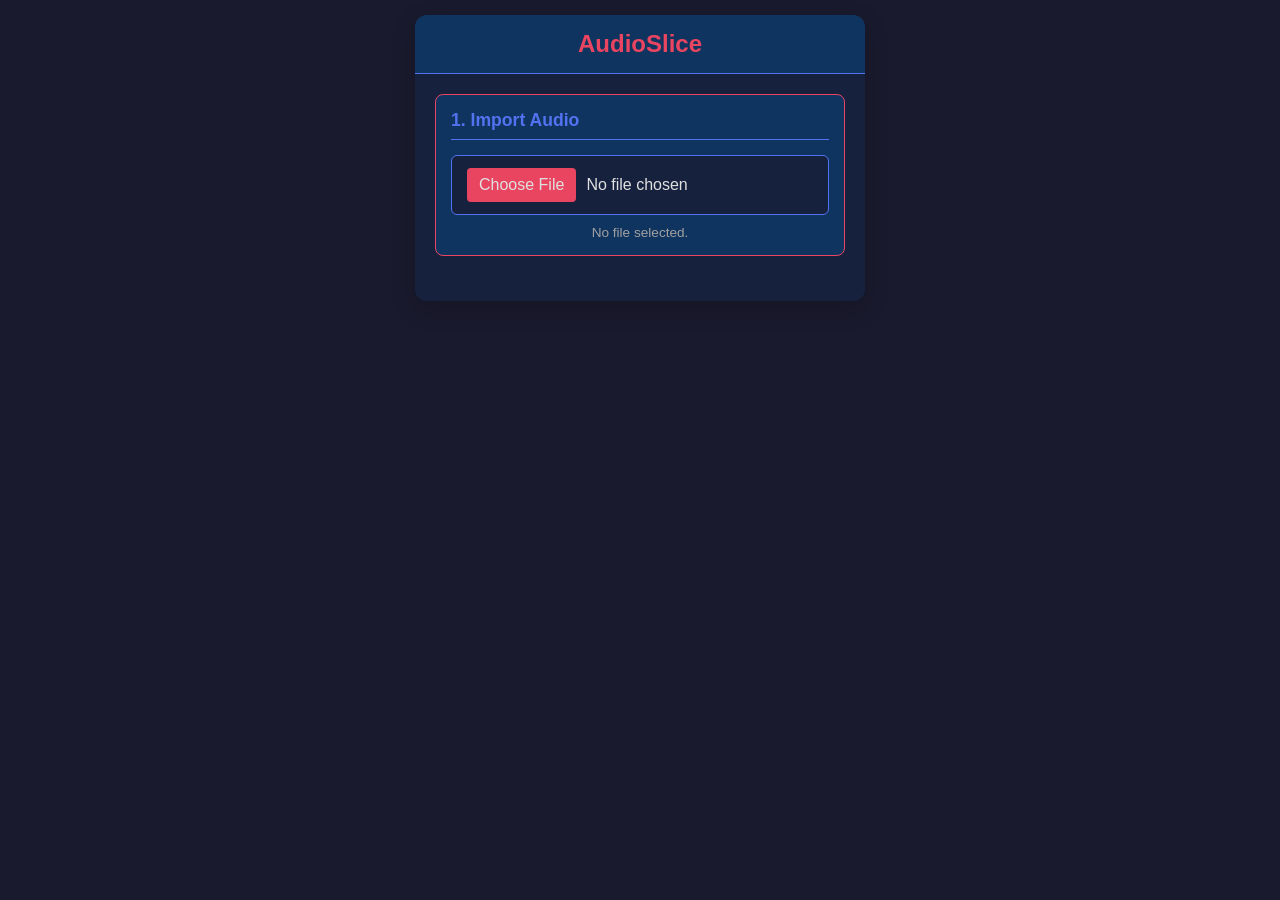
<file: index.html>
<!DOCTYPE html>
<html lang="en">
<head>
    <meta charset="UTF-8">
    <meta name="viewport" content="width=device-width, initial-scale=1.0, maximum-scale=1.0, user-scalable=no">
    <title>AudioSlice</title>
    <link rel="stylesheet" href="styles.css">
</head>
<body>
    <div class="app-container">
        <header>
            <h1>AudioSlice</h1>
        </header>
        <main>
            <section id="importSection" class="section active">
                <h2>1. Import Audio</h2>
              <input type="file" id="audioFile" accept="audio/mpeg, audio/wav, audio/ogg, audio/aac, audio/flac, audio/x-m4a">
                <p id="fileName" class="info-text">No file selected.</p>
                <p id="loadingStatus" class="info-text hidden">Loading...</p>
            </section>

            <section id="editorSection" class="section hidden">
                <h2>2. Edit Audio</h2>
                <div class="waveform-container">
                    <canvas id="waveformCanvas"></canvas>
                    <div id="selectionOverlay" class="selection-overlay hidden">
                        <div class="handle left" id="handleLeft"></div>
                        <div class="handle right" id="handleRight"></div>
                    </div>
                </div>

                <div>
                    <label for="startTime">Start Time (s):</label>
                    <input type="number" id="startTime" step="0.01" min="0">
                    <label for="endTime">End Time (s):</label>
                    <input type="number" id="endTime" step="0.01" min="0">
                    <button id="applyTrimButton">Apply Trim</button>
                </div>

                <div class="range-slider-container" style="margin-top: 20px;">
                    <label for="stretchFactor">Stretch:</label>
                    <input type="range" id="stretchFactor" min="0.5" max="2" step="0.05" value="1">
                    <span id="stretchValue">1.0x</span>
                </div>
                <button id="playPauseButton" disabled>Play</button>
                <p class="info-text">Note: Stretch affects pitch & speed.</p>

            </section>

            <section id="exportSection" class="section hidden">
                <h2>3. Export Audio</h2>
                <label for="outputFileName">File Name:</label>
                <input type="text" id="outputFileName" placeholder="my_edited_audio">
                <label for="outputFormat">Format:</label>
                <select id="outputFormat">
                     <option value="wav">WAV</option>
                     <option value="mp3">MP3</option>
                </select>
                <button id="exportButton">Export & Download</button>
            </section>
        </main>
    </div>
    <script src="lame.min.js"></script>
<script type="module" src="main.js"></script>
</body>
</html>
</file>
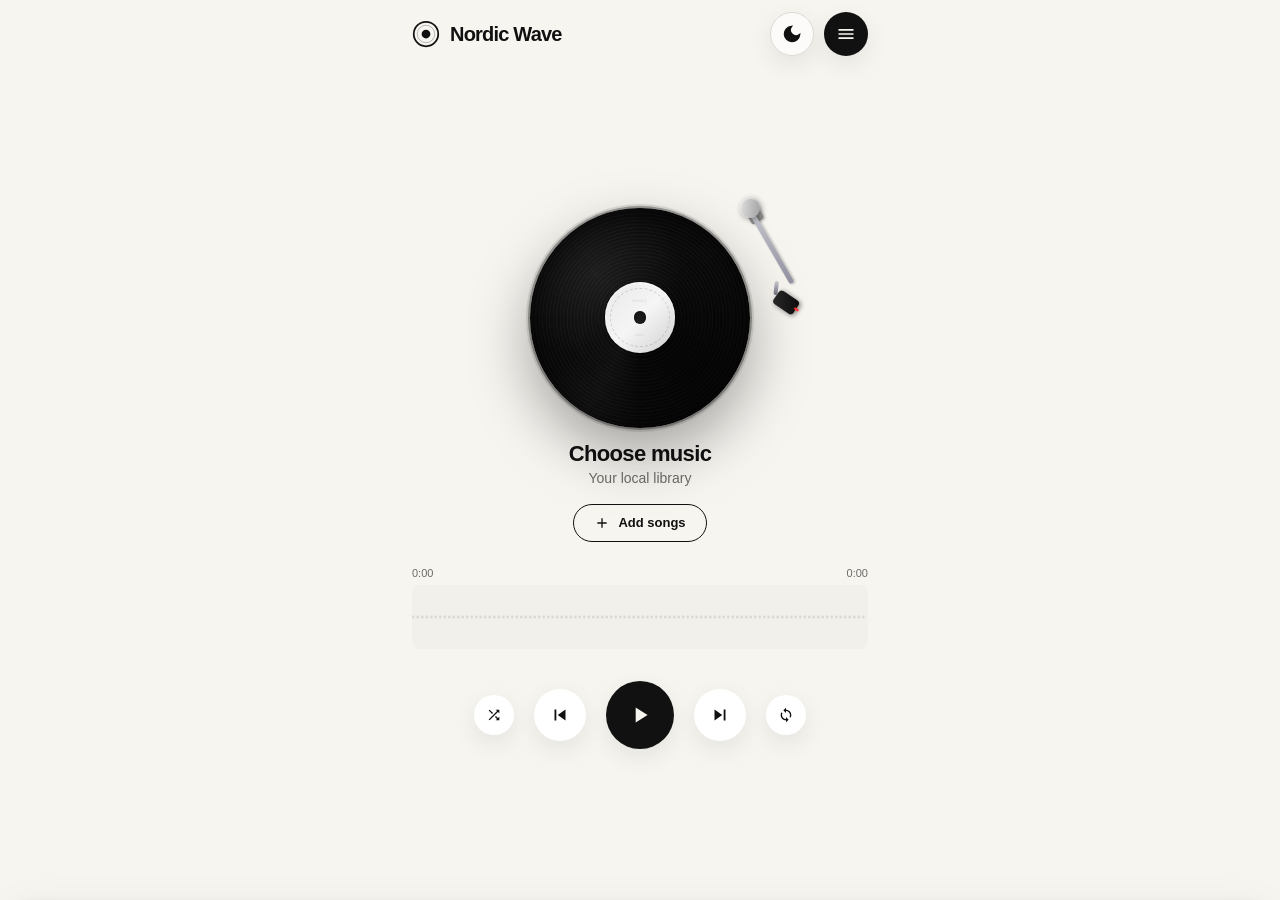
<file: nordicplayer/index.html>
<!DOCTYPE html>
<html lang="en">
<head>
<meta charset="UTF-8">
<meta name="viewport" content="width=device-width, initial-scale=1.0, maximum-scale=1.0, viewport-fit=cover, user-scalable=no">
<meta name="apple-mobile-web-app-capable" content="yes">
<meta name="apple-mobile-web-app-status-bar-style" content="black-translucent">
<meta name="apple-mobile-web-app-title" content="Nordic Wave">
<meta name="theme-color" content="#F7F5F0">
<meta name="description" content="A premium music player with waveform visualization">
<link rel="manifest" href="manifest.json">
<link rel="apple-touch-icon" href="data:image/svg+xml,<svg xmlns='http://www.w3.org/2000/svg' viewBox='0 0 180 180'><rect fill='%23F7F5F0' width='180' height='180' rx='40'/><circle cx='90' cy='90' r='60' fill='%231E293B'/><circle cx='90' cy='90' r='20' fill='%23F7F5F0'/></svg>">
<title>Nordic Wave</title>
<style>
:root {
    --bg: #F7F5F0;
    --surface: #FFFFFF;
    --black: #111111;
    --gray: #6B6B68;
    --line: #DCD9D1;
    --accent: #2563EB;
    --accent-secondary: #7C3AED;
    --waveform: #1E293B;
    --waveform-progress: #2563EB;
    --shadow: 0 20px 50px rgba(0,0,0,.10), 0 4px 15px rgba(0,0,0,.06);
    --soft-shadow: 0 8px 25px rgba(0,0,0,.08);
    --glass: rgba(255,255,255,0.6);
    --record-groove: rgba(255,255,255,0.06);
    --tonearm: #c8c8d0;
}

[data-theme="dark"] {
    --bg: #050508;
    --surface: rgba(255,255,255,0.03);
    --black: #f0f0f5;
    --gray: #8888a0;
    --line: rgba(255,255,255,0.08);
    --accent: #8B5CF6;
    --accent-secondary: #EC4899;
    --waveform: #4b5563;
    --waveform-progress: #8B5CF6;
    --shadow: 0 20px 50px rgba(0,0,0,.5), 0 4px 15px rgba(0,0,0,.4);
    --soft-shadow: 0 8px 25px rgba(0,0,0,.3);
    --glass: rgba(255,255,255,0.05);
    --record-groove: rgba(255,255,255,0.04);
    --tonearm: #d8d8e0;
}

* { box-sizing: border-box; -webkit-tap-highlight-color: transparent; margin: 0; padding: 0; }
html, body { height: 100%; overflow: hidden; }
body {
    background: var(--bg);
    color: var(--black);
    font-family: -apple-system, BlinkMacSystemFont, "SF Pro Display", "Segoe UI", sans-serif;
    -webkit-font-smoothing: antialiased;
    -moz-osx-font-smoothing: grayscale;
    transition: background 0.5s ease, color 0.5s ease;
}

.app {
    height: 100vh; height: 100dvh;
    display: flex; flex-direction: column;
    padding: env(safe-area-inset-top) 22px env(safe-area-inset-bottom);
    max-width: 500px; margin: 0 auto;
    position: relative;
}

[data-theme="dark"] .app::before {
    content: '';
    position: fixed; top: -20%; left: -20%; width: 140%; height: 140%;
    background:
        radial-gradient(ellipse at 20% 30%, rgba(139,92,246,0.08) 0%, transparent 50%),
        radial-gradient(ellipse at 80% 70%, rgba(236,72,153,0.06) 0%, transparent 50%);
    pointer-events: none; z-index: 0;
}

.header {
    display: flex; justify-content: space-between; align-items: center;
    padding-top: 12px; padding-bottom: 6px;
    position: relative; z-index: 1; flex-shrink: 0;
}
.logo { font-size: 20px; font-weight: 700; letter-spacing: -0.04em; }
.logo-icon { display: flex; align-items: center; gap: 10px; }
.logo-icon svg { width: 28px; height: 28px; }
.header-actions { display: flex; gap: 10px; align-items: center; }

.icon-button {
    width: 44px; height: 44px; border-radius: 50%;
    background: var(--black); color: var(--bg); border: none;
    display: flex; justify-content: center; align-items: center;
    box-shadow: var(--soft-shadow);
    transition: transform 0.15s ease, opacity 0.15s ease;
    cursor: pointer;
}
.icon-button:active { transform: scale(0.92); }
.icon-button svg { width: 20px; height: 20px; fill: currentColor; }
.theme-toggle {
    background: var(--glass); color: var(--black); border: 1px solid var(--line);
    backdrop-filter: blur(10px); -webkit-backdrop-filter: blur(10px);
}

.player {
    flex: 1;
    display: flex; flex-direction: column;
    justify-content: center; align-items: center;
    gap: clamp(6px, 1.5vh, 14px);
    padding: clamp(4px, 1vh, 10px) 0;
    min-height: 0;
    position: relative; z-index: 1;
}

/* ====== VINYL RECORD ====== */
.cover-container {
    position: relative;
    width: min(52vw, 220px);
    aspect-ratio: 1;
    flex-shrink: 0;
}

.cover {
    width: 100%; height: 100%;
    border-radius: 50%;
    background:
        radial-gradient(circle at 30% 30%, rgba(255,255,255,0.08) 0%, transparent 40%),
        radial-gradient(circle at 70% 70%, rgba(0,0,0,0.6) 0%, transparent 50%),
        repeating-radial-gradient(
            circle at center,
            #0a0a0a 0px,
            #0a0a0a 2px,
            #111111 2.5px,
            #111111 3.5px
        );
    display: flex; align-items: center; justify-content: center;
    box-shadow:
        0 0 0 2px rgba(0,0,0,0.3),
        0 0 0 4px rgba(0,0,0,0.1),
        0 25px 60px rgba(0,0,0,0.35),
        inset 0 0 30px rgba(0,0,0,0.8);
    overflow: hidden;
    position: relative;
    transition: box-shadow 0.5s ease;
}

[data-theme="light"] .cover {
    box-shadow:
        0 0 0 2px rgba(0,0,0,0.15),
        0 0 0 4px rgba(0,0,0,0.05),
        0 25px 60px rgba(0,0,0,0.18),
        inset 0 0 30px rgba(0,0,0,0.6);
}

.cover.playing {
    animation: rotateDisc 1.8s linear infinite;
}

@keyframes rotateDisc {
    from { transform: rotate(0deg); }
    to { transform: rotate(360deg); }
}

/* Vinyl grooves overlay (subtle extra rings) */
.vinyl-grooves {
    position: absolute; top: 0; left: 0;
    width: 100%; height: 100%;
    border-radius: 50%;
    pointer-events: none;
    opacity: 0.25;
    animation: none !important;
}
.vinyl-grooves circle {
    fill: none;
    stroke: var(--record-groove);
    stroke-width: 0.4;
}

/* Center label / sticker */
.cover-label {
    position: absolute;
    width: 32%;
    height: 32%;
    border-radius: 50%;
    background: linear-gradient(135deg, #e8e8e8 0%, #f5f5f5 50%, #d0d0d0 100%);
    display: flex;
    align-items: center;
    justify-content: center;
    box-shadow:
        0 1px 4px rgba(0,0,0,0.3),
        inset 0 1px 2px rgba(255,255,255,0.8);
    overflow: hidden;
}

.cover-label::before {
    content: '';
    position: absolute;
    inset: 8%;
    border-radius: 50%;
    border: 1.5px dashed rgba(0,0,0,0.15);
}

.cover-label::after {
    content: '';
    width: 18%;
    height: 18%;
    border-radius: 50%;
    background: #1a1a1a;
    box-shadow: inset 0 1px 3px rgba(0,0,0,0.5);
}

/* Label text so you can see it spin */
.label-text {
    position: absolute;
    width: 100%; height: 100%;
    border-radius: 50%;
    animation: none;
}
.cover.playing .label-text {
    animation: rotateDisc 1.8s linear infinite;
}

.label-text svg {
    width: 70%; height: 70%;
    opacity: 0.25;
    position: absolute;
    top: 15%; left: 15%;
}

/* Light reflection sheen on vinyl */
.cover::after {
    content: '';
    position: absolute;
    top: -50%; left: -50%;
    width: 200%; height: 200%;
    background: conic-gradient(from 180deg at 50% 50%, transparent 0deg, rgba(255,255,255,0.03) 30deg, transparent 60deg);
    pointer-events: none;
    border-radius: 50%;
}

/* ====== PROGRESS RING ====== */
.progress-ring {
    position: absolute;
    top: -6px; left: -6px;
    width: calc(100% + 12px);
    height: calc(100% + 12px);
    pointer-events: none;
    transform: rotate(-90deg);
}
.progress-ring-bg {
    fill: none;
    stroke: var(--line);
    stroke-width: 2.5;
    opacity: 0.25;
}
.progress-ring-fill {
    fill: none;
    stroke: url(#ringGradient);
    stroke-width: 3;
    stroke-linecap: round;
    transition: stroke-dashoffset 0.1s linear;
}

/* ====== TONEARM ====== */
.tonearm-container {
    position: absolute;
    top: -18px;
    right: -18px;
    width: 90px;
    height: 130px;
    pointer-events: none;
    z-index: 10;
    transform-origin: 72px 18px;
    transform: rotate(-48deg);
    transition: transform 0.9s cubic-bezier(0.34, 1.56, 0.64, 1);
}

.tonearm-container.playing {
    transform: rotate(-8deg);
}

/* Pivot base */
.tonearm-pivot {
    position: absolute;
    top: 8px;
    right: 8px;
    width: 20px;
    height: 20px;
    border-radius: 50%;
    background: linear-gradient(145deg, #e8e8e8, #999);
    box-shadow: 0 2px 6px rgba(0,0,0,0.4), inset 0 1px 1px rgba(255,255,255,0.5);
    z-index: 2;
}

/* The arm — one continuous shape using border */
.tonearm-arm {
    position: absolute;
    top: 16px;
    right: 16px;
    width: 5px;
    height: 88px;
    background: linear-gradient(to bottom, var(--tonearm), #9090a0);
    border-radius: 3px;
    transform-origin: top center;
    transform: rotate(18deg);
    box-shadow: 1px 1px 3px rgba(0,0,0,0.3);
}

/* Counterweight at back */
.tonearm-counterweight {
    position: absolute;
    top: 12px;
    right: 12px;
    width: 14px;
    height: 22px;
    background: linear-gradient(to bottom, #bbb, #888);
    border-radius: 3px;
    transform: rotate(18deg);
    box-shadow: 1px 1px 3px rgba(0,0,0,0.3);
}

/* Headshell (cartridge holder) */
.tonearm-headshell {
    position: absolute;
    bottom: 10px;
    left: 18px;
    width: 16px;
    height: 24px;
    background: linear-gradient(145deg, #2a2a2a, #0a0a0a);
    border-radius: 4px;
    box-shadow: 0 2px 5px rgba(0,0,0,0.5);
    transform: rotate(-8deg);
}

/* Needle / stylus */
.tonearm-headshell::after {
    content: '';
    position: absolute;
    bottom: -3px;
    left: 50%;
    transform: translateX(-50%);
    width: 2px;
    height: 5px;
    background: #ff3333;
    border-radius: 1px;
    box-shadow: 0 0 2px rgba(255,51,51,0.6);
}

/* Connector between arm and headshell */
.tonearm-connector {
    position: absolute;
    bottom: 32px;
    left: 28px;
    width: 4px;
    height: 14px;
    background: linear-gradient(to bottom, var(--tonearm), #707080);
    border-radius: 2px;
    transform: rotate(55deg);
}

/* ====== SONG INFO ====== */
.song-info {
    text-align: center;
    width: 100%; max-width: 90%;
    flex-shrink: 0;
}
.song-title {
    font-size: clamp(18px, 5vw, 22px);
    font-weight: 700;
    letter-spacing: -0.03em;
    overflow: hidden; text-overflow: ellipsis; white-space: nowrap;
    margin-bottom: 3px;
}
.artist { font-size: 14px; color: var(--gray); }

/* ====== UPLOAD ====== */
.upload-section {
    padding: 4px 0;
    position: relative;
    flex-shrink: 0;
}
.upload-button {
    display: inline-flex; align-items: center; gap: 8px;
    border: 1.5px solid var(--black);
    padding: 10px 20px;
    border-radius: 50px;
    font-weight: 600; font-size: 13px;
    background: transparent; color: var(--black);
    cursor: pointer; transition: all 0.2s ease;
    position: relative; z-index: 1;
}
.upload-button:hover { background: var(--black); color: var(--bg); }
.upload-button:active { transform: scale(0.96); }
.upload-button svg { width: 16px; height: 16px; }
.upload-input {
    position: absolute; top: 0; left: 0;
    width: 100%; height: 100%;
    opacity: 0; cursor: pointer; z-index: 2;
    -webkit-appearance: none; appearance: none;
}

/* ====== WAVEFORM ====== */
.waveform-container {
    width: 100%;
    padding: 8px 0;
    position: relative;
    flex-shrink: 0;
}
.waveform-info {
    display: flex; justify-content: space-between;
    font-size: 11px; color: var(--gray);
    margin-bottom: 6px;
    font-variant-numeric: tabular-nums;
}
.waveform-canvas {
    width: 100%;
    height: clamp(36px, 9vh, 64px);
    cursor: pointer;
    border-radius: 8px;
    background: rgba(128,128,128,0.04);
}
.waveform-canvas:active { background: rgba(128,128,128,0.08); }

.progress-bar {
    width: 100%; height: 4px;
    background: var(--line);
    border-radius: 2px;
    overflow: hidden;
    cursor: pointer;
    margin-top: 6px;
}
.progress-fill {
    height: 100%;
    background: linear-gradient(90deg, var(--accent), var(--accent-secondary));
    width: 0%;
    transition: width 0.1s linear;
}

/* ====== CONTROLS ====== */
.controls {
    display: flex; align-items: center; justify-content: center;
    gap: clamp(12px, 4vw, 20px);
    padding: 6px 0;
    flex-shrink: 0;
}
.control {
    width: 52px; height: 52px;
    border-radius: 50%; border: none;
    background: var(--surface);
    color: var(--black);
    font-size: 20px;
    box-shadow: var(--soft-shadow);
    display: flex; align-items: center; justify-content: center;
    cursor: pointer;
    transition: transform 0.15s ease, background 0.2s ease;
    position: relative;
}
.control:active { transform: scale(0.9); }
.control svg { width: 22px; height: 22px; fill: currentColor; }

.control.play {
    width: 68px; height: 68px;
    background: var(--black); color: var(--bg);
    font-size: 26px; z-index: 1;
}
.control.play svg { width: 26px; height: 26px; position: relative; z-index: 2; }

.control.play .blob {
    position: absolute; inset: -5px;
    border-radius: 50%;
    background: linear-gradient(135deg, var(--accent), var(--accent-secondary));
    z-index: -1; opacity: 0;
    filter: blur(0px);
    transition: opacity 0.4s ease;
}
.control.play.playing .blob {
    opacity: 1;
    animation: blob-morph 4s ease-in-out infinite, blob-spin 8s linear infinite;
}
.control.play.playing .blob::after {
    content: '';
    position: absolute; inset: -4px;
    border-radius: 50%;
    background: linear-gradient(225deg, var(--accent-secondary), var(--accent));
    animation: blob-morph 5s ease-in-out infinite reverse, blob-spin 10s linear infinite reverse;
    opacity: 0.6;
    filter: blur(6px);
}
@keyframes blob-morph {
    0%, 100% { border-radius: 60% 40% 30% 70% / 60% 30% 70% 40%; }
    25% { border-radius: 30% 60% 70% 40% / 50% 60% 30% 60%; }
    50% { border-radius: 50% 50% 40% 60% / 40% 50% 60% 50%; }
    75% { border-radius: 40% 60% 50% 50% / 60% 40% 50% 50%; }
}
@keyframes blob-spin {
    from { transform: rotate(0deg); }
    to { transform: rotate(360deg); }
}

.control.small { width: 40px; height: 40px; font-size: 14px; }
.control.small svg { width: 16px; height: 16px; }
.control.active { background: var(--accent); color: white; }

/* ====== PLAYLIST ====== */
.playlist-panel {
    position: fixed; left: 0; right: 0; bottom: 0;
    max-height: 60vh;
    background: var(--surface);
    border-radius: 30px 30px 0 0;
    padding: 25px;
    padding-bottom: calc(env(safe-area-inset-bottom) + 25px);
    box-shadow: var(--shadow);
    transform: translateY(100%);
    transition: transform 0.45s cubic-bezier(0.2, 0.8, 0.2, 1);
    z-index: 100;
    overflow: hidden;
    display: flex; flex-direction: column;
    backdrop-filter: blur(30px); -webkit-backdrop-filter: blur(30px);
    border-top: 1px solid var(--line);
}
[data-theme="dark"] .playlist-panel { background: rgba(15,15,22,0.95); }
.playlist-panel.open { transform: translateY(0); }
.playlist-header {
    display: flex; justify-content: space-between; align-items: center;
    margin-bottom: 16px;
}
.playlist-header h2 { font-size: 18px; font-weight: 700; letter-spacing: -0.02em; }
.playlist-actions { display: flex; gap: 10px; }
.playlist-action {
    padding: 8px 16px; border-radius: 20px; border: none;
    background: var(--bg); color: var(--gray);
    font-size: 13px; cursor: pointer; transition: all 0.2s ease;
}
.playlist-action:hover { background: var(--line); }
.playlist-action.danger:hover { background: rgba(220,38,38,0.15); color: #EF4444; }
.playlist-songs { flex: 1; overflow-y: auto; -webkit-overflow-scrolling: touch; }
.playlist-empty { text-align: center; padding: 30px 20px; color: var(--gray); }
.playlist-empty svg { width: 44px; height: 44px; opacity: 0.3; margin-bottom: 10px; }
.song-item {
    display: flex; align-items: center; gap: 12px;
    padding: 12px; border-radius: 14px;
    cursor: pointer; transition: background 0.15s ease;
    margin-bottom: 4px;
}
.song-item:hover { background: rgba(128,128,128,0.06); }
.song-item.active { background: linear-gradient(135deg, rgba(139,92,246,0.12), rgba(236,72,153,0.08)); }
.song-item.active .song-item-title { color: var(--accent); }
.song-icon {
    width: 36px; height: 36px; border-radius: 10px;
    background: linear-gradient(135deg, var(--line), transparent);
    display: flex; align-items: center; justify-content: center;
    flex-shrink: 0;
}
.song-icon svg { width: 18px; height: 18px; opacity: 0.5; fill: currentColor; }
.song-item-info { flex: 1; min-width: 0; }
.song-item-title { font-size: 14px; font-weight: 500; overflow: hidden; text-overflow: ellipsis; white-space: nowrap; }
.song-item-duration { font-size: 11px; color: var(--gray); margin-top: 2px; }
.song-item-delete {
    width: 30px; height: 30px; border-radius: 50%; border: none;
    background: transparent; color: var(--gray);
    display: flex; align-items: center; justify-content: center;
    cursor: pointer; opacity: 0;
    transition: opacity 0.15s ease, background 0.15s ease;
}
.song-item:hover .song-item-delete { opacity: 1; }
.song-item-delete:hover { background: rgba(220,38,38,0.15); color: #EF4444; }
.song-item-delete svg { width: 14px; height: 14px; }

/* ====== OVERLAY / TOAST / MISC ====== */
.overlay {
    position: fixed; top: 0; left: 0; right: 0; bottom: 0;
    background: rgba(0,0,0,0.5);
    opacity: 0; pointer-events: none;
    transition: opacity 0.3s ease;
    z-index: 99;
}
.overlay.visible { opacity: 1; pointer-events: auto; }
.toast {
    position: fixed; bottom: 90px; left: 50%;
    transform: translateX(-50%) translateY(100px);
    background: var(--black); color: var(--bg);
    padding: 12px 22px; border-radius: 50px;
    font-size: 13px; font-weight: 500;
    opacity: 0; transition: all 0.3s ease;
    z-index: 200; pointer-events: none;
    box-shadow: var(--soft-shadow);
}
.toast.show { transform: translateX(-50%) translateY(0); opacity: 1; }

.install-banner {
    position: fixed; bottom: 0; left: 0; right: 0;
    background: var(--black); color: var(--bg);
    padding: 14px 22px;
    padding-bottom: calc(env(safe-area-inset-bottom) + 14px);
    display: flex; align-items: center; justify-content: space-between;
    transform: translateY(100%); transition: transform 0.4s ease;
    z-index: 150; gap: 12px;
}
.install-banner.show { transform: translateY(0); }
.install-banner-text { font-size: 13px; font-weight: 500; flex: 1; }
.install-banner-btn {
    padding: 8px 18px; background: var(--accent); color: white;
    border: none; border-radius: 50px;
    font-weight: 600; font-size: 13px; cursor: pointer; white-space: nowrap;
}
.install-banner-close {
    width: 28px; height: 28px; border: none;
    background: rgba(255,255,255,0.15); color: var(--bg);
    border-radius: 50%; cursor: pointer;
    display: flex; align-items: center; justify-content: center;
    flex-shrink: 0;
}

@keyframes fadeIn {
    from { opacity: 0; transform: translateY(20px); }
    to { opacity: 1; transform: translateY(0); }
}
.playlist-songs::-webkit-scrollbar { width: 4px; }
.playlist-songs::-webkit-scrollbar-track { background: transparent; }
.playlist-songs::-webkit-scrollbar-thumb { background: var(--line); border-radius: 2px; }

/* Compact screens */
@media (max-height: 700px) {
    .cover-container { width: min(46vw, 180px); }
    .player { gap: 5px; padding: 2px 0; }
    .waveform-canvas { height: 36px; }
    .control.play { width: 58px; height: 58px; }
    .control { width: 44px; height: 44px; }
    .tonearm-container { transform: rotate(-44deg) scale(0.85); right: -14px; top: -14px; }
    .tonearm-container.playing { transform: rotate(-10deg) scale(0.85); }
}
@media (max-height: 600px) {
    .cover-container { width: min(40vw, 160px); }
    .header { padding-top: 6px; }
    .tonearm-container { transform: rotate(-40deg) scale(0.75); right: -12px; top: -12px; }
    .tonearm-container.playing { transform: rotate(-12deg) scale(0.75); }
}
</style>
</head>
<body>
<div class="app">
    <header class="header">
        <div class="logo-icon">
            <svg viewBox="0 0 32 32" fill="none">
                <circle cx="16" cy="16" r="14" stroke="currentColor" stroke-width="2"/>
                <circle cx="16" cy="16" r="5" fill="currentColor"/>
                <circle cx="16" cy="16" r="10" stroke="currentColor" stroke-width="1" opacity="0.3"/>
            </svg>
            <div class="logo">Nordic Wave</div>
        </div>
        <div class="header-actions">
            <button class="icon-button theme-toggle" id="themeToggle" aria-label="Toggle theme">
                <svg viewBox="0 0 24 24" fill="none" stroke="currentColor" stroke-width="2" id="themeIcon">
                    <path d="M21 12.79A9 9 0 1 1 11.21 3 7 7 0 0 0 21 12.79z"/>
                </svg>
            </button>
            <button class="icon-button" id="playlistToggle" aria-label="Toggle playlist">
                <svg viewBox="0 0 24 24"><path d="M3 18h18v-2H3v2zm0-5h18v-2H3v2zm0-7v2h18V6H3z"/></svg>
            </button>
        </div>
    </header>

    <main class="player">
        <div class="cover-container">
            <!-- Progress Ring -->
            <svg class="progress-ring" viewBox="0 0 100 100">
                <defs>
                    <linearGradient id="ringGradient" x1="0%" y1="0%" x2="100%" y2="0%">
                        <stop offset="0%" stop-color="var(--accent)"/>
                        <stop offset="100%" stop-color="var(--accent-secondary)"/>
                    </linearGradient>
                </defs>
                <circle class="progress-ring-bg" cx="50" cy="50" r="46"/>
                <circle class="progress-ring-fill" cx="50" cy="50" r="46" id="progressRing" stroke-dasharray="289.03" stroke-dashoffset="289.03"/>
            </svg>

            <!-- Vinyl Record -->
            <div class="cover" id="cover">
                <svg class="vinyl-grooves" viewBox="0 0 100 100" id="vinylGrooves"></svg>
                <div class="cover-label" id="coverLabel">
                    <div class="label-text">
                        <svg viewBox="0 0 100 100">
                            <text x="50" y="18" text-anchor="middle" font-size="7" font-family="system-ui" fill="rgba(0,0,0,0.3)" font-weight="700">NORDIC</text>
                            <text x="50" y="88" text-anchor="middle" font-size="6" font-family="system-ui" fill="rgba(0,0,0,0.25)" font-weight="600">WAVE</text>
                            <circle cx="50" cy="50" r="28" fill="none" stroke="rgba(0,0,0,0.1)" stroke-width="0.5"/>
                            <circle cx="50" cy="50" r="22" fill="none" stroke="rgba(0,0,0,0.08)" stroke-width="0.5"/>
                            <path d="M50 25 L50 30 M50 70 L50 75 M25 50 L30 50 M70 50 L75 50" stroke="rgba(0,0,0,0.1)" stroke-width="0.8"/>
                        </svg>
                    </div>
                </div>
            </div>

            <!-- Tonearm -->
            <div class="tonearm-container" id="tonearm">
                <div class="tonearm-pivot"></div>
                <div class="tonearm-counterweight"></div>
                <div class="tonearm-arm"></div>
                <div class="tonearm-connector"></div>
                <div class="tonearm-headshell"></div>
            </div>
        </div>

        <div class="song-info">
            <div class="song-title" id="songTitle">Choose music</div>
            <div class="artist" id="artistName">Your local library</div>
        </div>

        <div class="upload-section">
            <button class="upload-button" id="uploadBtn" type="button">
                <svg viewBox="0 0 24 24" fill="none" stroke="currentColor" stroke-width="2">
                    <path d="M12 5v14M5 12h14"/>
                </svg>
                Add songs
            </button>
            <input class="upload-input" id="filePicker" type="file" accept="audio/mpeg,audio/mp3,audio/x-m4a,audio/mp4,audio/wav,audio/x-wav,audio/aac,audio/ogg,audio/flac,.mp3,.m4a,.wav,.aac,.ogg,.flac" multiple>
        </div>

        <div class="waveform-container">
            <div class="waveform-info">
                <span id="currentTime">0:00</span>
                <span id="totalTime">0:00</span>
            </div>
            <canvas class="waveform-canvas" id="waveformCanvas"></canvas>
            <div class="progress-bar" id="progressBar" style="display: none;">
                <div class="progress-fill" id="progressFill"></div>
            </div>
        </div>

        <div class="controls">
            <button class="control small" id="shuffleBtn" aria-label="Shuffle">
                <svg viewBox="0 0 24 24"><path d="M10.59 9.17L5.41 4 4 5.41l5.17 5.17 1.42-1.41zM14.5 4l2.04 2.04L4 18.59 5.41 20 17.96 7.46 20 9.5V4h-5.5zm.33 9.41l-1.41 1.41 3.13 3.13L14.5 20H20v-5.5l-2.04 2.04-3.13-3.13z"/></svg>
            </button>
            <button class="control" id="prevBtn" aria-label="Previous">
                <svg viewBox="0 0 24 24"><path d="M6 6h2v12H6zm3.5 6l8.5 6V6z"/></svg>
            </button>
            <button class="control play" id="playBtn" aria-label="Play">
                <div class="blob"></div>
                <svg viewBox="0 0 24 24" id="playIcon"><path d="M8 5v14l11-7z"/></svg>
            </button>
            <button class="control" id="nextBtn" aria-label="Next">
                <svg viewBox="0 0 24 24"><path d="M6 18l8.5-6L6 6v12zM16 6v12h2V6h-2z"/></svg>
            </button>
            <button class="control small" id="loopBtn" aria-label="Loop">
                <svg viewBox="0 0 24 24"><path d="M12 4V1L8 5l4 4V6c3.31 0 6 2.69 6 6 0 1.01-.25 1.97-.7 2.8l1.46 1.46C19.54 15.03 20 13.57 20 12c0-4.42-3.58-8-8-8zm0 14c-3.31 0-6-2.69-6-6 0-1.01.25-1.97.7-2.8L5.24 7.74C4.46 8.97 4 10.43 4 12c0 4.42 3.58 8 8 8v3l4-4-4-4v3z"/></svg>
            </button>
        </div>
    </main>

    <div class="overlay" id="overlay"></div>

    <div class="playlist-panel" id="playlistPanel">
        <div class="playlist-header">
            <h2>Playlist</h2>
            <div class="playlist-actions">
                <button class="playlist-action" id="addMoreBtn">+ Add</button>
                <button class="playlist-action danger" id="clearAllBtn">Clear</button>
            </div>
        </div>
        <div class="playlist-songs" id="playlistSongs">
            <div class="playlist-empty" id="emptyState">
                <svg viewBox="0 0 24 24" fill="currentColor">
                    <path d="M12 3v10.55c-.59-.34-1.27-.55-2-.55-2.21 0-4 1.79-4 4s1.79 4 4 4 4-1.79 4-4V7h4V3h-6z"/>
                </svg>
                <p>No songs yet</p>
                <p style="font-size: 12px; margin-top: 4px;">Add some music to get started</p>
            </div>
        </div>
    </div>

    <div class="toast" id="toast"></div>

    <div class="install-banner" id="installBanner">
        <span class="install-banner-text">Install app for offline use</span>
        <button class="install-banner-btn" id="installBtn">Install</button>
        <button class="install-banner-close" id="installClose">
            <svg width="14" height="14" viewBox="0 0 24 24" fill="currentColor">
                <path d="M19 6.41L17.59 5 12 10.59 6.41 5 5 6.41 10.59 12 5 17.59 6.41 19 12 13.41 17.59 19 19 17.59 13.41 12z"/>
            </svg>
        </button>
    </div>
</div>

<audio id="audio" preload="metadata"></audio>

<script>
const DB_NAME = 'NordicWaveDB';
const DB_VERSION = 1;
const STORE_NAME = 'songs';
let db = null;
let audioContext = null;
let playlist = [];
let currentIndex = -1;
let isPlaying = false;
let loop = false;
let shuffle = false;
let waveformData = [];
let audioBuffer = null;
const RING_CIRCUMFERENCE = 2 * Math.PI * 46;

const audio = document.getElementById('audio');
const filePicker = document.getElementById('filePicker');
const cover = document.getElementById('cover');
const coverLabel = document.getElementById('coverLabel');
const songTitle = document.getElementById('songTitle');
const artistName = document.getElementById('artistName');
const currentTimeEl = document.getElementById('currentTime');
const totalTimeEl = document.getElementById('totalTime');
const waveformCanvas = document.getElementById('waveformCanvas');
const progressFill = document.getElementById('progressFill');
const playBtn = document.getElementById('playBtn');
const playIcon = document.getElementById('playIcon');
const prevBtn = document.getElementById('prevBtn');
const nextBtn = document.getElementById('nextBtn');
const shuffleBtn = document.getElementById('shuffleBtn');
const loopBtn = document.getElementById('loopBtn');
const playlistToggle = document.getElementById('playlistToggle');
const playlistPanel = document.getElementById('playlistPanel');
const playlistSongs = document.getElementById('playlistSongs');
const overlay = document.getElementById('overlay');
const toast = document.getElementById('toast');
const emptyState = document.getElementById('emptyState');
const addMoreBtn = document.getElementById('addMoreBtn');
const clearAllBtn = document.getElementById('clearAllBtn');
const installBanner = document.getElementById('installBanner');
const installBtn = document.getElementById('installBtn');
const installClose = document.getElementById('installClose');
const vinylGrooves = document.getElementById('vinylGrooves');
const tonearm = document.getElementById('tonearm');
const progressRing = document.getElementById('progressRing');
const themeToggle = document.getElementById('themeToggle');
const themeIcon = document.getElementById('themeIcon');

function initTheme() {
    const saved = localStorage.getItem('nordic-theme');
    if (saved) {
        document.documentElement.setAttribute('data-theme', saved);
        updateThemeIcon(saved);
    }
}
function updateThemeIcon(theme) {
    if (theme === 'dark') {
        themeIcon.innerHTML = '<circle cx="12" cy="12" r="5"/><path d="M12 1v2M12 21v2M4.22 4.22l1.42 1.42M18.36 18.36l1.42 1.42M1 12h2M21 12h2M4.22 19.78l1.42-1.42M18.36 5.64l1.42-1.42"/>';
    } else {
        themeIcon.innerHTML = '<path d="M21 12.79A9 9 0 1 1 11.21 3 7 7 0 0 0 21 12.79z"/>';
    }
}
themeToggle.addEventListener('click', () => {
    const current = document.documentElement.getAttribute('data-theme') || 'light';
    const next = current === 'dark' ? 'light' : 'dark';
    document.documentElement.setAttribute('data-theme', next);
    localStorage.setItem('nordic-theme', next);
    updateThemeIcon(next);
    if (waveformData.length > 0) drawWaveform();
    else drawEmptyWaveform();
});

function initVinylGrooves() {
    let svg = '';
    for (let i = 28; i <= 48; i += 2.5) svg += `<circle cx="50" cy="50" r="${i}"/>`;
    vinylGrooves.innerHTML = svg;
}

function initDB() {
    return new Promise((resolve, reject) => {
        const request = indexedDB.open(DB_NAME, DB_VERSION);
        request.onerror = () => reject(request.error);
        request.onsuccess = () => { db = request.result; resolve(db); };
        request.onupgradeneeded = (event) => {
            const database = event.target.result;
            if (!database.objectStoreNames.contains(STORE_NAME)) {
                database.createObjectStore(STORE_NAME, { keyPath: 'id', autoIncrement: true });
            }
        };
    });
}
async function saveSongToDB(blob, name, type) {
    return new Promise((resolve, reject) => {
        const transaction = db.transaction([STORE_NAME], 'readwrite');
        const store = transaction.objectStore(STORE_NAME);
        const request = store.add({ blob, name, type, addedAt: Date.now() });
        request.onsuccess = () => resolve(request.result);
        request.onerror = () => reject(request.error);
    });
}
async function getAllSongsFromDB() {
    return new Promise((resolve, reject) => {
        const transaction = db.transaction([STORE_NAME], 'readonly');
        const store = transaction.objectStore(STORE_NAME);
        const request = store.getAll();
        request.onsuccess = () => resolve(request.result);
        request.onerror = () => reject(request.error);
    });
}
async function deleteSongFromDB(id) {
    return new Promise((resolve, reject) => {
        const transaction = db.transaction([STORE_NAME], 'readwrite');
        const store = transaction.objectStore(STORE_NAME);
        const request = store.delete(id);
        request.onsuccess = () => resolve();
        request.onerror = () => reject(request.error);
    });
}
async function clearAllSongsFromDB() {
    return new Promise((resolve, reject) => {
        const transaction = db.transaction([STORE_NAME], 'readwrite');
        const store = transaction.objectStore(STORE_NAME);
        const request = store.clear();
        request.onsuccess = () => resolve();
        request.onerror = () => reject(request.error);
    });
}

function initAudioContext() {
    if (!audioContext) audioContext = new (window.AudioContext || window.webkitAudioContext)();
    return audioContext;
}
async function analyzeAudio(arrayBuffer) {
    try {
        const ctx = initAudioContext();
        if (ctx.state === 'suspended') await ctx.resume();
        audioBuffer = await ctx.decodeAudioData(arrayBuffer);
        waveformData = extractPeaks(audioBuffer, 200);
        drawWaveform();
        return waveformData;
    } catch (error) {
        console.error('Error analyzing audio:', error);
        return [];
    }
}
function extractPeaks(buffer, numPeaks) {
    const rawData = buffer.getChannelData(0);
    const sampleSize = rawData.length / numPeaks;
    const peaks = [];
    for (let i = 0; i < numPeaks; i++) {
        const start = Math.floor(i * sampleSize);
        const end = Math.floor(start + sampleSize);
        let max = 0;
        for (let j = start; j < end; j++) {
            const abs = Math.abs(rawData[j]);
            if (abs > max) max = abs;
        }
        peaks.push(max);
    }
    const maxPeak = Math.max(...peaks, 0.001);
    return peaks.map(p => p / maxPeak);
}
function getWaveformColors() {
    const isDark = document.documentElement.getAttribute('data-theme') === 'dark';
    return {
        progressColor: isDark ? '#8B5CF6' : '#2563EB',
        bgColor: isDark ? '#4b5563' : '#1E293B'
    };
}
function drawWaveform() {
    const canvas = waveformCanvas;
    const ctx = canvas.getContext('2d');
    const dpr = window.devicePixelRatio || 1;
    const rect = canvas.getBoundingClientRect();
    canvas.width = rect.width * dpr;
    canvas.height = rect.height * dpr;
    ctx.scale(dpr, dpr);
    const width = rect.width;
    const height = rect.height;
    const barWidth = width / waveformData.length;
    const progress = audio.duration ? audio.currentTime / audio.duration : 0;
    const progressX = progress * width;
    const colors = getWaveformColors();
    ctx.clearRect(0, 0, width, height);
    waveformData.forEach((peak, i) => {
        const x = i * barWidth;
        const barHeight = Math.max(3, peak * height * 0.85);
        const y = (height - barHeight) / 2;
        ctx.fillStyle = x < progressX ? colors.progressColor : colors.bgColor;
        ctx.globalAlpha = x < progressX ? 1 : 0.35;
        const radius = Math.min(barWidth / 2 - 0.5, 2.5);
        ctx.beginPath();
        ctx.roundRect(x + 0.5, y, barWidth - 1, barHeight, radius);
        ctx.fill();
    });
    ctx.globalAlpha = 1;
    ctx.fillStyle = colors.progressColor;
    ctx.fillRect(progressX - 0.5, 0, 1.5, height);
}

waveformCanvas.addEventListener('click', (e) => {
    if (!audio.duration) return;
    const rect = waveformCanvas.getBoundingClientRect();
    const x = e.clientX - rect.left;
    const progress = Math.max(0, Math.min(1, x / rect.width));
    audio.currentTime = progress * audio.duration;
});

filePicker.addEventListener('change', async (e) => {
    const files = Array.from(e.target.files).filter(f =>
        f.type.startsWith('audio/') || f.name.match(/\\.(mp3|m4a|wav|flac|ogg|aac|opus)$/i)
    );
    if (files.length === 0) { showToast('No audio files found'); return; }
    showToast(`Adding ${files.length} song${files.length > 1 ? 's' : ''}...`);
    for (let i = 0; i < files.length; i++) {
        const file = files[i];
        try {
            const id = await saveSongToDB(file, cleanName(file.name), file.type);
            const url = URL.createObjectURL(file);
            playlist.push({ id, name: cleanName(file.name), url, type: file.type, size: file.size });
            if (i === files.length - 1) showToast(`${files.length} song${files.length > 1 ? 's' : ''} added`);
        } catch (error) {
            console.error('Error saving song:', error);
            showToast(`Error adding ${file.name}`);
        }
    }
    renderPlaylist();
    if (currentIndex === -1 && playlist.length > 0) loadSong(0);
    filePicker.value = '';
});

function cleanName(filename) {
    return filename.replace(/\\.[^/.]+$/, '').replace(/[_-]/g, ' ').trim();
}
function revokePlaylistURLs() {
    playlist.forEach(song => { if (song.url) URL.revokeObjectURL(song.url); });
}

function renderPlaylist() {
    const existing = playlistSongs.querySelectorAll('.song-item');
    existing.forEach(el => el.remove());
    if (playlist.length === 0) { emptyState.style.display = 'block'; return; }
    emptyState.style.display = 'none';
    playlist.forEach((song, index) => {
        const item = document.createElement('div');
        item.className = `song-item${index === currentIndex ? ' active' : ''}`;
        item.innerHTML = `
            <div class="song-icon">
                <svg viewBox="0 0 24 24" fill="currentColor"><path d="M12 3v10.55c-.59-.34-1.27-.55-2-.55-2.21 0-4 1.79-4 4s1.79 4 4 4 4-1.79 4-4V7h4V3h-6z"/></svg>
            </div>
            <div class="song-item-info">
                <div class="song-item-title">${escapeHtml(song.name)}</div>
                <div class="song-item-duration">Local audio</div>
            </div>
            <button class="song-item-delete" data-index="${index}" aria-label="Delete song">
                <svg viewBox="0 0 24 24" fill="currentColor"><path d="M19 6.41L17.59 5 12 10.59 6.41 5 5 6.41 10.59 12 5 17.59 6.41 19 12 13.41 17.59 19 19 17.59 13.41 12z"/></svg>
            </button>
        `;
        item.addEventListener('click', (e) => {
            if (!e.target.closest('.song-item-delete')) { loadSong(index); closePlaylist(); }
        });
        item.querySelector('.song-item-delete').addEventListener('click', async (e) => {
            e.stopPropagation();
            await deleteSongFromDB(song.id);
            URL.revokeObjectURL(song.url);
            playlist.splice(index, 1);
            if (currentIndex >= index) currentIndex = Math.max(-1, currentIndex - 1);
            if (currentIndex === -1 && playlist.length > 0) loadSong(0);
            else if (playlist.length === 0) resetPlayer();
            renderPlaylist();
            showToast('Song removed');
        });
        playlistSongs.appendChild(item);
    });
}
function escapeHtml(text) {
    const div = document.createElement('div');
    div.textContent = text;
    return div.innerHTML;
}

async function loadSong(index) {
    if (index < 0 || index >= playlist.length) return;
    currentIndex = index;
    const song = playlist[index];
    audio.src = song.url;
    songTitle.textContent = song.name;
    artistName.textContent = 'Local Audio';
    waveformData = [];
    audioBuffer = null;
    drawEmptyWaveform();
    cover.classList.add('playing');
    tonearm.classList.add('playing');
    playBtn.classList.add('playing');
    updatePlayIcon(true);
    try {
        await audioContext?.resume();
        const arrayBuffer = await fetch(song.url).then(r => r.arrayBuffer());
        await analyzeAudio(arrayBuffer);
    } catch (error) { console.error('Error loading audio:', error); }
    audio.play().then(() => { isPlaying = true; updateMediaSession(); }).catch(() => {});
    renderPlaylist();
    updatePlaylistActive();
}

function resetPlayer() {
    audio.src = '';
    songTitle.textContent = 'Choose music';
    artistName.textContent = 'Your local library';
    cover.classList.remove('playing');
    tonearm.classList.remove('playing');
    playBtn.classList.remove('playing');
    isPlaying = false;
    currentIndex = -1;
    waveformData = [];
    audioBuffer = null;
    drawEmptyWaveform();
    updatePlayIcon(false);
    currentTimeEl.textContent = '0:00';
    totalTimeEl.textContent = '0:00';
    progressRing.style.strokeDashoffset = RING_CIRCUMFERENCE;
}

function updatePlayIcon(playing) {
    if (playing) {
        playIcon.innerHTML = '<rect x="6" y="4" width="4" height="16" rx="1"/><rect x="14" y="4" width="4" height="16" rx="1"/>';
    } else {
        playIcon.innerHTML = '<path d="M8 5v14l11-7z"/>';
    }
}
function updatePlaylistActive() {
    document.querySelectorAll('.song-item').forEach((el, i) => {
        el.classList.toggle('active', i === currentIndex);
    });
}

playBtn.addEventListener('click', togglePlay);
function togglePlay() {
    if (!audio.src) return;
    if (isPlaying) {
        audio.pause();
        isPlaying = false;
        cover.classList.remove('playing');
        tonearm.classList.remove('playing');
        playBtn.classList.remove('playing');
    } else {
        audio.play();
        isPlaying = true;
        cover.classList.add('playing');
        tonearm.classList.add('playing');
        playBtn.classList.add('playing');
    }
    updatePlayIcon(isPlaying);
}

prevBtn.addEventListener('click', () => {
    if (audio.currentTime > 5) audio.currentTime = 0;
    else if (playlist.length > 0) loadSong(currentIndex > 0 ? currentIndex - 1 : playlist.length - 1);
});
nextBtn.addEventListener('click', () => {
    if (playlist.length === 0) return;
    let nextIndex;
    if (shuffle) nextIndex = Math.floor(Math.random() * playlist.length);
    else nextIndex = (currentIndex + 1) % playlist.length;
    loadSong(nextIndex);
});
shuffleBtn.addEventListener('click', () => {
    shuffle = !shuffle;
    shuffleBtn.classList.toggle('active', shuffle);
});
loopBtn.addEventListener('click', () => {
    loop = !loop;
    loopBtn.classList.toggle('active', loop);
});

audio.addEventListener('timeupdate', () => {
    if (!audio.duration) return;
    const progress = audio.currentTime / audio.duration;
    progressFill.style.width = `${progress * 100}%`;
    currentTimeEl.textContent = formatTime(audio.currentTime);
    totalTimeEl.textContent = formatTime(audio.duration);
    const offset = RING_CIRCUMFERENCE - (progress * RING_CIRCUMFERENCE);
    progressRing.style.strokeDashoffset = offset;
    drawWaveform();
});
audio.addEventListener('ended', () => {
    if (loop) { audio.currentTime = 0; audio.play(); }
    else nextBtn.click();
});
audio.addEventListener('error', () => { showToast('Error loading audio'); nextBtn.click(); });

function formatTime(seconds) {
    if (isNaN(seconds)) return '0:00';
    const mins = Math.floor(seconds / 60);
    const secs = Math.floor(seconds % 60);
    return `${mins}:${secs.toString().padStart(2, '0')}`;
}

function openPlaylist() {
    playlistPanel.classList.add('open');
    overlay.classList.add('visible');
}
function closePlaylist() {
    playlistPanel.classList.remove('open');
    overlay.classList.remove('visible');
}
playlistToggle.addEventListener('click', () => {
    if (playlistPanel.classList.contains('open')) closePlaylist();
    else openPlaylist();
});
overlay.addEventListener('click', closePlaylist);
addMoreBtn.addEventListener('click', () => { closePlaylist(); setTimeout(() => filePicker.click(), 300); });
clearAllBtn.addEventListener('click', async () => {
    if (playlist.length === 0) return;
    await clearAllSongsFromDB();
    playlist.forEach(song => URL.revokeObjectURL(song.url));
    playlist = [];
    resetPlayer();
    renderPlaylist();
    closePlaylist();
    showToast('Playlist cleared');
});

let touchStartX = 0;
let touchStartY = 0;
document.addEventListener('touchstart', (e) => {
    touchStartX = e.changedTouches[0].screenX;
    touchStartY = e.changedTouches[0].screenY;
});
document.addEventListener('touchend', (e) => {
    const dx = e.changedTouches[0].screenX - touchStartX;
    const dy = e.changedTouches[0].screenY - touchStartY;
    if (Math.abs(dx) > 80 && Math.abs(dx) > Math.abs(dy)) {
        if (dx < 0) nextBtn.click(); else prevBtn.click();
    } else if (dy < -100) openPlaylist();
});

function updateMediaSession() {
    if (!('mediaSession' in navigator)) return;
    navigator.mediaSession.metadata = new MediaMetadata({
        title: playlist[currentIndex]?.name || 'Unknown',
        artist: 'Nordic Wave',
        album: 'Local Library'
    });
    navigator.mediaSession.setActionHandler('play', togglePlay);
    navigator.mediaSession.setActionHandler('pause', togglePlay);
    navigator.mediaSession.setActionHandler('previoustrack', () => prevBtn.click());
    navigator.mediaSession.setActionHandler('nexttrack', () => nextBtn.click());
}

function showToast(message) {
    toast.textContent = message;
    toast.classList.add('show');
    setTimeout(() => toast.classList.remove('show'), 2500);
}

function drawEmptyWaveform() {
    const canvas = waveformCanvas;
    const ctx = canvas.getContext('2d');
    const dpr = window.devicePixelRatio || 1;
    const rect = canvas.getBoundingClientRect();
    canvas.width = rect.width * dpr;
    canvas.height = rect.height * dpr;
    ctx.scale(dpr, dpr);
    const width = rect.width;
    const height = rect.height;
    const barWidth = 2.5;
    const gap = 2;
    const bars = Math.floor(width / (barWidth + gap));
    const isDark = document.documentElement.getAttribute('data-theme') === 'dark';
    ctx.clearRect(0, 0, width, height);
    ctx.fillStyle = isDark ? 'rgba(255,255,255,0.08)' : '#DCD9D1';
    for (let i = 0; i < bars; i++) {
        const x = i * (barWidth + gap);
        const barHeight = 3;
        const y = (height - barHeight) / 2;
        ctx.beginPath();
        ctx.roundRect(x, y, barWidth, barHeight, 1);
        ctx.fill();
    }
}

let deferredPrompt = null;
window.addEventListener('beforeinstallprompt', (e) => { e.preventDefault(); deferredPrompt = e; setTimeout(() => installBanner.classList.add('show'), 3000); });
installBtn.addEventListener('click', async () => {
    if (!deferredPrompt) return;
    deferredPrompt.prompt();
    const { outcome } = await deferredPrompt.userChoice;
    if (outcome === 'accepted') installBanner.classList.remove('show');
    deferredPrompt = null;
});
installClose.addEventListener('click', () => installBanner.classList.remove('show'));

if ('serviceWorker' in navigator) navigator.serviceWorker.register('sw.js').catch(() => {});

async function init() {
    initTheme();
    try {
        await initDB();
        const songs = await getAllSongsFromDB();
        if (songs.length > 0) {
            for (const song of songs) {
                const url = URL.createObjectURL(song.blob);
                playlist.push({ id: song.id, name: song.name, url, type: song.type });
            }
            renderPlaylist();
        }
    } catch (error) { console.error('Error initializing:', error); }
    initVinylGrooves();
    drawEmptyWaveform();
    progressRing.style.strokeDasharray = `${RING_CIRCUMFERENCE} ${RING_CIRCUMFERENCE}`;
    progressRing.style.strokeDashoffset = RING_CIRCUMFERENCE;
    window.addEventListener('resize', () => {
        if (waveformData.length > 0) drawWaveform();
        else drawEmptyWaveform();
    });
}
init();
</script>
</body>
</html>
</file>
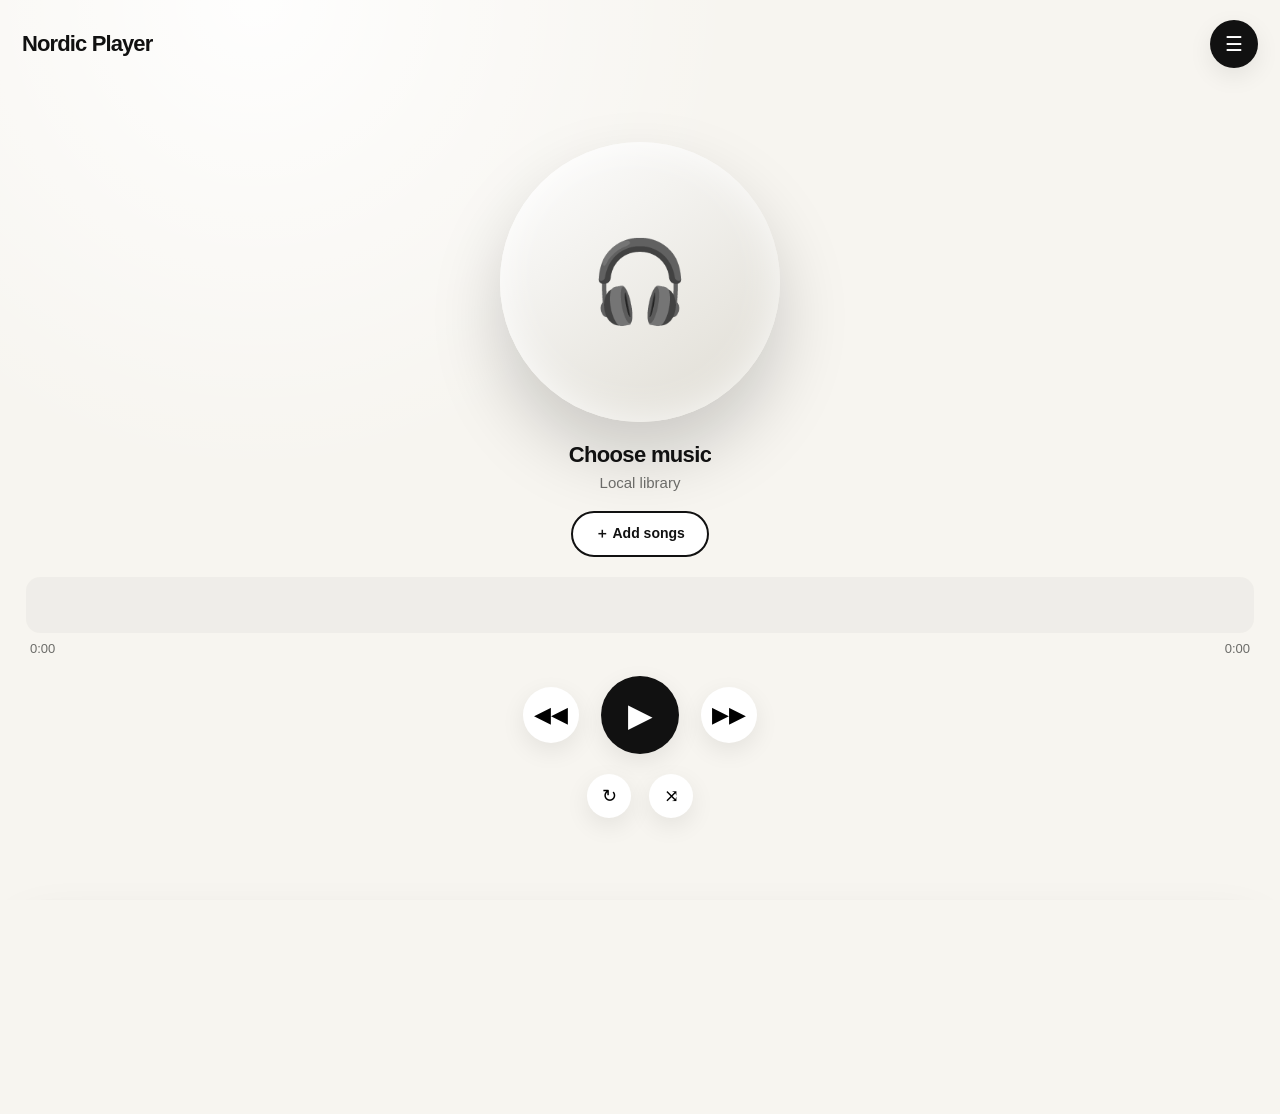
<file: nordicplayer/index2.html>
<!DOCTYPE html>
<html lang="en">
<head>
<meta charset="UTF-8">
<meta name="viewport" content="width=device-width, initial-scale=1.0, maximum-scale=1.0, viewport-fit=cover, user-scalable=no">
<meta name="apple-mobile-web-app-capable" content="yes">
<meta name="apple-mobile-web-app-status-bar-style" content="black-translucent">
<meta name="apple-mobile-web-app-title" content="Nordic">
<meta name="theme-color" content="#F7F5F0">
<meta name="description" content="Offline-first music player with waveform timeline">
<title>Nordic Player</title>

<link rel="manifest" href="[data-uri]">

<style>
:root {
  --bg: #F7F5F0;
  --surface: #FFFFFF;
  --black: #111111;
  --gray: #6B6B68;
  --line: #DCD9D1;
  --accent: #2563EB;
  --danger: #DC2626;
  --shadow: 0 20px 50px rgba(0,0,0,.10), 0 4px 15px rgba(0,0,0,.06);
  --soft-shadow: 0 8px 25px rgba(0,0,0,.08);
}

* {
  box-sizing: border-box;
  -webkit-tap-highlight-color: transparent;
}

html, body {
  margin: 0;
  padding: 0;
  min-height: 100vh;
  min-height: 100dvh;
  background:
    radial-gradient(circle at 20% 0%, rgba(255,255,255,.9), transparent 35%),
    var(--bg);
  color: var(--black);
  font-family: -apple-system, BlinkMacSystemFont, "SF Pro Display", "Segoe UI", sans-serif;
  overflow: hidden;
  -webkit-font-smoothing: antialiased;
}

.app {
  height: 100vh;
  height: 100dvh;
  display: flex;
  flex-direction: column;
  padding: env(safe-area-inset-top) 22px env(safe-area-inset-bottom);
  position: relative;
}

.header {
  display: flex;
  justify-content: space-between;
  align-items: center;
  padding-top: 20px;
  flex-shrink: 0;
}

.logo {
  font-size: 22px;
  font-weight: 700;
  letter-spacing: -.04em;
}

.icon-button {
  width: 48px;
  height: 48px;
  border-radius: 50%;
  background: var(--black);
  color: white;
  border: none;
  display: flex;
  justify-content: center;
  align-items: center;
  font-size: 20px;
  box-shadow: var(--soft-shadow);
  transition: .25s;
  cursor: pointer;
  -webkit-user-select: none;
  user-select: none;
}

.icon-button:active {
  transform: scale(.92);
}

.player {
  flex: 1;
  display: flex;
  flex-direction: column;
  justify-content: center;
  align-items: center;
  gap: 20px;
  min-height: 0;
}

.cover {
  width: min(60vw, 280px);
  aspect-ratio: 1;
  border-radius: 50%;
  background: linear-gradient(145deg, #ffffff, #dedbd2);
  display: flex;
  align-items: center;
  justify-content: center;
  font-size: 80px;
  box-shadow:
    inset 0 0 40px rgba(255,255,255,.8),
    0 35px 70px rgba(0,0,0,.18);
  animation: float 6s ease-in-out infinite;
  flex-shrink: 0;
}

@keyframes float {
  0%,100% { transform: translateY(0); }
  50% { transform: translateY(-10px); }
}

.cover.playing {
  animation: rotateDisc 18s linear infinite;
}

@keyframes rotateDisc {
  from { transform: rotate(0deg); }
  to { transform: rotate(360deg); }
}

.song-title {
  font-size: 22px;
  font-weight: 700;
  text-align: center;
  letter-spacing: -.03em;
  max-width: 90%;
  overflow: hidden;
  text-overflow: ellipsis;
  white-space: nowrap;
}

.artist {
  color: var(--gray);
  font-size: 15px;
  margin-top: -14px;
}

.upload-button {
  border: 2px solid var(--black);
  padding: 12px 22px;
  border-radius: 50px;
  font-weight: 700;
  background: white;
  font-size: 14px;
  cursor: pointer;
  transition: .2s;
  display: inline-flex;
  align-items: center;
  gap: 6px;
  -webkit-user-select: none;
  user-select: none;
  -webkit-appearance: none;
  appearance: none;
  color: var(--black);
  font-family: inherit;
}

.upload-button:active {
  transform: scale(.96);
  background: var(--black);
  color: white;
}

.upload {
  position: absolute;
  top: 0;
  left: 0;
  opacity: 0;
  width: 1px;
  height: 1px;
  pointer-events: none;
}

.progress {
  width: 100%;
  padding: 0 4px;
}

.waveform-wrap {
  position: relative;
  width: 100%;
  height: 56px;
  border-radius: 14px;
  background: rgba(0,0,0,.03);
  overflow: hidden;
  cursor: pointer;
  touch-action: none;
}

#waveform {
  display: block;
  width: 100%;
  height: 100%;
}

.time {
  display: flex;
  justify-content: space-between;
  font-size: 13px;
  color: var(--gray);
  margin-top: 8px;
  padding: 0 4px;
}

.controls {
  display: flex;
  align-items: center;
  justify-content: center;
  gap: 22px;
  flex-shrink: 0;
}

.control {
  width: 56px;
  height: 56px;
  border-radius: 50%;
  border: none;
  background: white;
  color: black;
  font-size: 22px;
  box-shadow: var(--soft-shadow);
  cursor: pointer;
  display: flex;
  align-items: center;
  justify-content: center;
  transition: .15s;
  -webkit-user-select: none;
  user-select: none;
}

.control:active {
  transform: scale(.9);
}

.play {
  width: 78px;
  height: 78px;
  background: var(--black);
  color: white;
  font-size: 32px;
}

.secondary {
  display: flex;
  justify-content: center;
  gap: 18px;
  flex-shrink: 0;
  padding-bottom: 8px;
}

.small {
  width: 44px;
  height: 44px;
  font-size: 18px;
}

.active {
  background: var(--accent) !important;
  color: white !important;
}

.playlist {
  position: absolute;
  left: 15px;
  right: 15px;
  bottom: 15px;
  max-height: 60vh;
  background: white;
  border-radius: 30px;
  padding: 22px;
  box-shadow: var(--shadow);
  transform: translateY(110%);
  transition: .45s cubic-bezier(.2,.8,.2,1);
  overflow: hidden;
  display: flex;
  flex-direction: column;
  z-index: 50;
}

.playlist.open {
  transform: translateY(0);
}

.playlist-header {
  display: flex;
  justify-content: space-between;
  align-items: center;
  margin-bottom: 12px;
  flex-shrink: 0;
}

.playlist-header h2 {
  margin: 0;
  font-size: 20px;
  letter-spacing: -.02em;
}

.playlist-meta {
  font-size: 13px;
  color: var(--gray);
}

.playlist-actions {
  display: flex;
  gap: 8px;
}

.playlist-btn {
  background: none;
  border: none;
  color: var(--gray);
  font-size: 13px;
  font-weight: 600;
  cursor: pointer;
  padding: 6px 10px;
  border-radius: 10px;
  transition: .2s;
}

.playlist-btn:active {
  background: rgba(0,0,0,.05);
  color: var(--black);
}

#songs {
  overflow-y: auto;
  flex: 1;
  -webkit-overflow-scrolling: touch;
  padding-right: 4px;
}

.song-item {
  padding: 14px 16px;
  border-radius: 16px;
  display: flex;
  justify-content: space-between;
  align-items: center;
  margin-bottom: 6px;
  cursor: pointer;
  transition: .15s;
  -webkit-user-select: none;
  user-select: none;
}

.song-item:hover,
.song-item.active {
  background: #F0F3FA;
}

.song-info {
  min-width: 0;
  flex: 1;
}

.song-name {
  font-size: 15px;
  font-weight: 600;
  overflow: hidden;
  text-overflow: ellipsis;
  white-space: nowrap;
}

.song-actions {
  display: flex;
  align-items: center;
  gap: 4px;
  margin-left: 8px;
}

.delete-btn {
  width: 32px;
  height: 32px;
  border-radius: 50%;
  border: none;
  background: transparent;
  color: var(--gray);
  font-size: 20px;
  display: flex;
  align-items: center;
  justify-content: center;
  cursor: pointer;
  transition: .2s;
  line-height: 1;
}

.delete-btn:active {
  background: #FEE2E2;
  color: var(--danger);
}

.empty-state {
  text-align: center;
  color: var(--gray);
  padding: 40px 20px;
  font-size: 15px;
}

.toast {
  position: fixed;
  bottom: 110px;
  left: 50%;
  transform: translateX(-50%) translateY(20px);
  background: var(--black);
  color: white;
  padding: 12px 24px;
  border-radius: 50px;
  font-size: 14px;
  font-weight: 600;
  opacity: 0;
  transition: all 0.35s cubic-bezier(.2,.8,.2,1);
  z-index: 1000;
  pointer-events: none;
  white-space: nowrap;
  box-shadow: var(--soft-shadow);
}

.toast.show {
  opacity: 1;
  transform: translateX(-50%) translateY(0);
}

.fade {
  animation: appear .5s ease;
}

@keyframes appear {
  from { opacity: 0; transform: translateY(20px); }
  to { opacity: 1; transform: none; }
}

#songs::-webkit-scrollbar {
  width: 4px;
}
#songs::-webkit-scrollbar-thumb {
  background: var(--line);
  border-radius: 4px;
}

@media (prefers-reduced-motion: reduce) {
  .cover { animation: none !important; }
  .fade { animation: none !important; }
}
</style>
</head>

<body>

<div class="app">

  <header class="header">
    <div class="logo">Nordic Player</div>
    <button class="icon-button" id="playlistToggle" aria-label="Playlist">☰</button>
  </header>

  <main class="player">

    <div class="cover" id="cover">🎧</div>

    <div class="song-title" id="title">Choose music</div>
    <div class="artist" id="artist">Local library</div>

    <button class="upload-button" id="addBtn" type="button">＋ Add songs</button>
    <input class="upload" id="filePicker" type="file" multiple>

    <div class="progress">
      <div class="waveform-wrap" id="waveformWrap">
        <canvas id="waveform"></canvas>
      </div>
      <div class="time">
        <span id="current">0:00</span>
        <span id="duration">0:00</span>
      </div>
    </div>

    <div class="controls">
      <button class="control" id="previous" aria-label="Previous">◀◀</button>
      <button class="control play" id="play" aria-label="Play">▶</button>
      <button class="control" id="next" aria-label="Next">▶▶</button>
    </div>

    <div class="secondary">
      <button class="control small" id="loop" aria-label="Loop">↻</button>
      <button class="control small" id="shuffle" aria-label="Shuffle">⤨</button>
    </div>

  </main>

  <div class="playlist" id="playlist">
    <div class="playlist-header">
      <div>
        <h2>Library</h2>
        <div class="playlist-meta" id="playlistMeta">0 songs</div>
      </div>
      <div class="playlist-actions">
        <button class="playlist-btn" id="clearLibrary">Clear</button>
      </div>
    </div>
    <div id="songs"></div>
  </div>

</div>

<audio id="audio" preload="metadata"></audio>

<script>
const DB_NAME = 'NordicPlayerDB';
const DB_VERSION = 1;
const STORE_NAME = 'songs';

const audio = document.getElementById('audio');
const addBtn = document.getElementById('addBtn');
const picker = document.getElementById('filePicker');
const title = document.getElementById('title');
const artist = document.getElementById('artist');
const cover = document.getElementById('cover');
const playBtn = document.getElementById('play');
const nextBtn = document.getElementById('next');
const previousBtn = document.getElementById('previous');
const currentTimeEl = document.getElementById('current');
const durationTimeEl = document.getElementById('duration');
const playlistPanel = document.getElementById('playlist');
const playlistToggle = document.getElementById('playlistToggle');
const songsContainer = document.getElementById('songs');
const loopBtn = document.getElementById('loop');
const shuffleBtn = document.getElementById('shuffle');
const waveformCanvas = document.getElementById('waveform');
const waveformWrap = document.getElementById('waveformWrap');
const playlistMeta = document.getElementById('playlistMeta');
const clearLibraryBtn = document.getElementById('clearLibrary');

let playlist = [];
let currentIndex = 0;
let loop = false;
let shuffle = false;
let isPlaying = false;
let currentPeaks = null;
let isScrubbing = false;
let peaksCache = {};

function openDB() {
  return new Promise((resolve, reject) => {
    const req = indexedDB.open(DB_NAME, DB_VERSION);
    req.onerror = () => reject(req.error);
    req.onsuccess = () => resolve(req.result);
    req.onupgradeneeded = (e) => {
      const db = e.target.result;
      if (!db.objectStoreNames.contains(STORE_NAME)) {
        const store = db.createObjectStore(STORE_NAME, { keyPath: 'id', autoIncrement: true });
        store.createIndex('title', 'title', { unique: false });
      }
    };
  });
}

function readFileAsArrayBuffer(file) {
  return new Promise((resolve, reject) => {
    const r = new FileReader();
    r.onload = () => resolve(r.result);
    r.onerror = reject;
    r.readAsArrayBuffer(file);
  });
}

async function saveSong(file) {
  const db = await openDB();
  const data = await readFileAsArrayBuffer(file);
  return new Promise((resolve, reject) => {
    const tx = db.transaction(STORE_NAME, 'readwrite');
    const store = tx.objectStore(STORE_NAME);
    const song = {
      title: cleanName(file.name),
      type: file.type,
      size: file.size,
      data: data,
      added: Date.now()
    };
    const req = store.add(song);
    req.onsuccess = () => resolve(req.result);
    req.onerror = () => reject(req.error);
  });
}

async function getAllSongs() {
  const db = await openDB();
  return new Promise((resolve, reject) => {
    const tx = db.transaction(STORE_NAME, 'readonly');
    const store = tx.objectStore(STORE_NAME);
    const req = store.getAll();
    req.onsuccess = () => resolve(req.result);
    req.onerror = () => reject(req.error);
  });
}

async function getSong(id) {
  const db = await openDB();
  return new Promise((resolve, reject) => {
    const tx = db.transaction(STORE_NAME, 'readonly');
    const store = tx.objectStore(STORE_NAME);
    const req = store.get(id);
    req.onsuccess = () => resolve(req.result);
    req.onerror = () => reject(req.error);
  });
}

async function deleteSong(id) {
  const db = await openDB();
  return new Promise((resolve, reject) => {
    const tx = db.transaction(STORE_NAME, 'readwrite');
    const store = tx.objectStore(STORE_NAME);
    const req = store.delete(id);
    req.onsuccess = () => resolve();
    req.onerror = () => reject(req.error);
  });
}

async function clearAllSongs() {
  const db = await openDB();
  return new Promise((resolve, reject) => {
    const tx = db.transaction(STORE_NAME, 'readwrite');
    const store = tx.objectStore(STORE_NAME);
    const req = store.clear();
    req.onsuccess = () => resolve();
    req.onerror = () => reject(req.error);
  });
}

function resizeCanvas() {
  const dpr = window.devicePixelRatio || 1;
  const rect = waveformWrap.getBoundingClientRect();
  waveformCanvas.width = rect.width * dpr;
  waveformCanvas.height = rect.height * dpr;
  const ctx = waveformCanvas.getContext('2d');
  ctx.scale(dpr, dpr);
  if (currentPeaks && audio.duration) {
    drawWaveform(currentPeaks, audio.currentTime / audio.duration);
  }
}

function drawWaveform(peaks, progress) {
  const canvas = waveformCanvas;
  const ctx = canvas.getContext('2d');
  const dpr = window.devicePixelRatio || 1;
  const width = canvas.width / dpr;
  const height = canvas.height / dpr;

  ctx.clearRect(0, 0, width, height);

  if (!peaks || !peaks.length) {
    ctx.fillStyle = '#DCD9D1';
    ctx.fillRect(0, height/2 - 1, width, 2);
    return;
  }

  const barWidth = 2;
  const gap = 1.5;
  const totalBars = Math.floor(width / (barWidth + gap));
  const progressX = width * progress;

  for (let i = 0; i < totalBars; i++) {
    const idx = Math.floor((i / totalBars) * peaks.length);
    const amp = peaks[idx] || 0;
    const barHeight = Math.max(3, amp * height * 0.82);
    const x = i * (barWidth + gap);
    const y = (height - barHeight) / 2;

    ctx.fillStyle = x < progressX ? '#111111' : '#DCD9D1';
    ctx.beginPath();
    ctx.roundRect(x, y, barWidth, barHeight, 1);
    ctx.fill();
  }

  if (progress > 0) {
    ctx.fillStyle = '#2563EB';
    ctx.fillRect(progressX - 1, 0, 2, height);
  }
}

async function computePeaks(arrayBuffer) {
  const ctx = new (window.AudioContext || window.webkitAudioContext)();
  try {
    const buffer = await ctx.decodeAudioData(arrayBuffer.slice(0));
    const data = buffer.getChannelData(0);
    const count = 1200;
    const step = Math.floor(data.length / count);
    const peaks = [];
    for (let i = 0; i < count; i++) {
      let max = 0;
      const start = i * step;
      const end = Math.min(start + step, data.length);
      for (let j = start; j < end; j++) {
        const v = Math.abs(data[j]);
        if (v > max) max = v;
      }
      peaks.push(max);
    }
    return peaks;
  } catch (e) {
    console.error('Waveform decode failed:', e);
    return null;
  } finally {
    await ctx.close();
  }
}

function getProgressFromX(clientX) {
  const rect = waveformWrap.getBoundingClientRect();
  const x = Math.max(0, Math.min(clientX - rect.left, rect.width));
  return x / rect.width;
}

function seekToProgress(p) {
  if (audio.duration) {
    audio.currentTime = p * audio.duration;
    if (currentPeaks) drawWaveform(currentPeaks, p);
  }
}

waveformWrap.addEventListener('pointerdown', (e) => {
  isScrubbing = true;
  waveformWrap.setPointerCapture(e.pointerId);
  seekToProgress(getProgressFromX(e.clientX));
});

waveformWrap.addEventListener('pointermove', (e) => {
  if (!isScrubbing) return;
  seekToProgress(getProgressFromX(e.clientX));
});

waveformWrap.addEventListener('pointerup', () => {
  isScrubbing = false;
});

function cleanName(name) {
  return name.replace(/\.[^/.]+$/, '').replace(/[_-]/g, ' ').trim();
}

async function loadSong(index) {
  if (!playlist[index]) return;
  currentIndex = index;
  const song = playlist[index];

  audio.src = song.url;
  title.textContent = song.title;
  artist.textContent = 'Local audio';

  currentPeaks = peaksCache[song.id] || null;
  if (!currentPeaks) {
    try {
      const record = await getSong(song.id);
      if (record && record.data) {
        const peaks = await computePeaks(record.data);
        if (peaks) {
          currentPeaks = peaks;
          peaksCache[song.id] = peaks;
        }
      }
    } catch (e) {
      console.error(e);
    }
  }
  resizeCanvas();
  drawWaveform(currentPeaks, 0);

  play();
  updatePlaylist();
  updateMediaSession();
}

function play() {
  audio.play().then(() => {
    isPlaying = true;
    playBtn.textContent = 'Ⅱ';
    cover.classList.add('playing');
  }).catch(() => {});
}

function pause() {
  audio.pause();
  isPlaying = false;
  playBtn.textContent = '▶';
  cover.classList.remove('playing');
}

function togglePlay() {
  if (!audio.src) return;
  isPlaying ? pause() : play();
}

function playNext() {
  if (!playlist.length) return;
  if (shuffle) {
    currentIndex = Math.floor(Math.random() * playlist.length);
  } else {
    currentIndex++;
    if (currentIndex >= playlist.length) currentIndex = 0;
  }
  loadSong(currentIndex);
}

function playPrevious() {
  if (!playlist.length) return;
  if (audio.currentTime > 5) {
    audio.currentTime = 0;
    return;
  }
  currentIndex--;
  if (currentIndex < 0) currentIndex = playlist.length - 1;
  loadSong(currentIndex);
}

playBtn.onclick = togglePlay;
nextBtn.onclick = playNext;
previousBtn.onclick = playPrevious;

audio.addEventListener('timeupdate', () => {
  if (!audio.duration) return;
  currentTimeEl.textContent = formatTime(audio.currentTime);
  durationTimeEl.textContent = formatTime(audio.duration);
});

audio.addEventListener('ended', () => {
  if (loop) {
    audio.currentTime = 0;
    play();
  } else {
    playNext();
  }
});

loopBtn.onclick = () => {
  loop = !loop;
  loopBtn.classList.toggle('active', loop);
};

shuffleBtn.onclick = () => {
  shuffle = !shuffle;
  shuffleBtn.classList.toggle('active', shuffle);
};

playlistToggle.onclick = () => {
  playlistPanel.classList.toggle('open');
};

function formatTime(s) {
  if (isNaN(s)) return '0:00';
  const m = Math.floor(s / 60);
  const sec = Math.floor(s % 60).toString().padStart(2, '0');
  return `${m}:${sec}`;
}

function escapeHtml(t) {
  const d = document.createElement('div');
  d.textContent = t;
  return d.innerHTML;
}

function renderPlaylist() {
  songsContainer.innerHTML = '';
  playlistMeta.textContent = `${playlist.length} song${playlist.length !== 1 ? 's' : ''}`;

  if (!playlist.length) {
    songsContainer.innerHTML = '<div class="empty-state">No songs yet.<br>Add your music to get started.</div>';
    return;
  }

  playlist.forEach((song, index) => {
    const item = document.createElement('div');
    item.className = 'song-item';
    if (index === currentIndex) item.classList.add('active');

    const info = document.createElement('div');
    info.className = 'song-info';
    info.innerHTML = `<div class="song-name">${escapeHtml(song.title)}</div>`;

    const actions = document.createElement('div');
    actions.className = 'song-actions';

    const del = document.createElement('button');
    del.className = 'delete-btn';
    del.innerHTML = '×';
    del.setAttribute('aria-label', 'Delete');
    del.onclick = (e) => {
      e.stopPropagation();
      removeSong(index);
    };

    actions.appendChild(del);
    item.appendChild(info);
    item.appendChild(actions);

    item.onclick = () => {
      loadSong(index);
      playlistPanel.classList.remove('open');
    };

    songsContainer.appendChild(item);
  });
}

function updatePlaylist() {
  document.querySelectorAll('.song-item').forEach((el, i) => {
    el.classList.toggle('active', i === currentIndex);
  });
}

async function removeSong(index) {
  const song = playlist[index];
  if (!song) return;

  const wasCurrent = currentIndex === index;
  const wasPlaying = isPlaying && wasCurrent;

  URL.revokeObjectURL(song.url);
  await deleteSong(song.id);
  delete peaksCache[song.id];
  playlist.splice(index, 1);

  if (playlist.length === 0) {
    audio.pause();
    audio.src = '';
    isPlaying = false;
    playBtn.textContent = '▶';
    cover.classList.remove('playing');
    title.textContent = 'Choose music';
    artist.textContent = 'Local library';
    currentPeaks = null;
    drawWaveform(null, 0);
    currentIndex = 0;
  } else if (wasCurrent) {
    if (currentIndex >= playlist.length) currentIndex = 0;
    await loadSong(currentIndex);
    if (!wasPlaying) pause();
  } else if (index < currentIndex) {
    currentIndex--;
  }

  renderPlaylist();
  showToast('Song removed');
}

async function clearLibrary() {
  if (!playlist.length) return;
  if (!confirm('Remove all songs from your library? This cannot be undone.')) return;

  playlist.forEach(s => URL.revokeObjectURL(s.url));
  await clearAllSongs();
  playlist = [];
  currentIndex = 0;
  audio.pause();
  audio.src = '';
  isPlaying = false;
  playBtn.textContent = '▶';
  cover.classList.remove('playing');
  title.textContent = 'Choose music';
  artist.textContent = 'Local library';
  currentPeaks = null;
  drawWaveform(null, 0);
  peaksCache = {};
  renderPlaylist();
  showToast('Library cleared');
}

clearLibraryBtn.onclick = clearLibrary;

addBtn.addEventListener('click', () => {
  picker.click();
});

picker.addEventListener('click', () => {
  picker.value = '';
});

picker.addEventListener('change', async (e) => {
  const files = Array.from(e.target.files);
  if (!files.length) return;

  let added = 0;
  for (const file of files) {
    try {
      const id = await saveSong(file);
      playlist.push({
        id,
        title: cleanName(file.name),
        url: URL.createObjectURL(file)
      });
      added++;
    } catch (err) {
      console.error('Failed to save song:', err);
    }
  }

  picker.value = '';

  renderPlaylist();
  showToast(`${added} song${added !== 1 ? 's' : ''} added`);

  if (added && !audio.src && playlist.length === added) {
    loadSong(0);
  }
});

function updateMediaSession() {
  if (!('mediaSession' in navigator)) return;
  const song = playlist[currentIndex];
  if (!song) return;
  navigator.mediaSession.metadata = new MediaMetadata({
    title: song.title,
    artist: 'Nordic Player',
    album: 'Local Library'
  });
}

if ('mediaSession' in navigator) {
  navigator.mediaSession.setActionHandler('play', play);
  navigator.mediaSession.setActionHandler('pause', pause);
  navigator.mediaSession.setActionHandler('nexttrack', playNext);
  navigator.mediaSession.setActionHandler('previoustrack', playPrevious);
}

let touchStartX = 0;
let touchStartY = 0;

document.addEventListener('touchstart', e => {
  touchStartX = e.changedTouches[0].screenX;
  touchStartY = e.changedTouches[0].screenY;
}, { passive: true });

document.addEventListener('touchend', e => {
  const x = e.changedTouches[0].screenX;
  const y = e.changedTouches[0].screenY;
  const dx = x - touchStartX;
  const dy = y - touchStartY;

  if (Math.abs(dx) > 80) {
    if (dx < 0) playNext();
    else playPrevious();
  }
  if (dy < -100) {
    playlistPanel.classList.add('open');
  }
}, { passive: true });

document.addEventListener('keydown', (e) => {
  if (e.target.tagName === 'INPUT') return;
  switch (e.code) {
    case 'Space':
      e.preventDefault();
      togglePlay();
      break;
    case 'ArrowRight':
      playNext();
      break;
    case 'ArrowLeft':
      playPrevious();
      break;
  }
});

function showToast(msg) {
  const existing = document.querySelector('.toast');
  if (existing) existing.remove();
  const toast = document.createElement('div');
  toast.className = 'toast';
  toast.textContent = msg;
  document.body.appendChild(toast);
  requestAnimationFrame(() => toast.classList.add('show'));
  setTimeout(() => {
    toast.classList.remove('show');
    setTimeout(() => toast.remove(), 350);
  }, 2000);
}

function animate() {
  if (audio.duration && currentPeaks && !isScrubbing) {
    const progress = audio.currentTime / audio.duration;
    drawWaveform(currentPeaks, progress);
  }
  requestAnimationFrame(animate);
}
requestAnimationFrame(animate);

function registerServiceWorker() {
  if (!('serviceWorker' in navigator)) return;
  const swCode = `
    const CACHE_NAME = 'nordic-player-v1';
    const APP_URL = '${location.href}';
    self.addEventListener('install', e => {
      e.waitUntil(
        caches.open(CACHE_NAME)
          .then(cache => cache.add(new Request(APP_URL)))
          .then(() => self.skipWaiting())
      );
    });
    self.addEventListener('activate', e => {
      e.waitUntil(self.clients.claim());
    });
    self.addEventListener('fetch', e => {
      e.respondWith(
        caches.match(e.request).then(r => r || fetch(e.request)).catch(() => caches.match(new Request(APP_URL)))
      );
    });
  `;
  const blob = new Blob([swCode], { type: 'application/javascript' });
  const url = URL.createObjectURL(blob);
  navigator.serviceWorker.register(url).catch(() => {});
}

async function init() {
  resizeCanvas();
  window.addEventListener('resize', resizeCanvas);

  try {
    const songs = await getAllSongs();
    if (songs.length) {
      playlist = songs.map(song => ({
        id: song.id,
        title: song.title,
        url: URL.createObjectURL(new Blob([song.data], { type: song.type }))
      }));
      renderPlaylist();
      loadSong(0);
    } else {
      renderPlaylist();
    }
  } catch (e) {
    console.error('Library load failed:', e);
    renderPlaylist();
  }

  registerServiceWorker();
}

init();
</script>

</body>
</html>
</file>
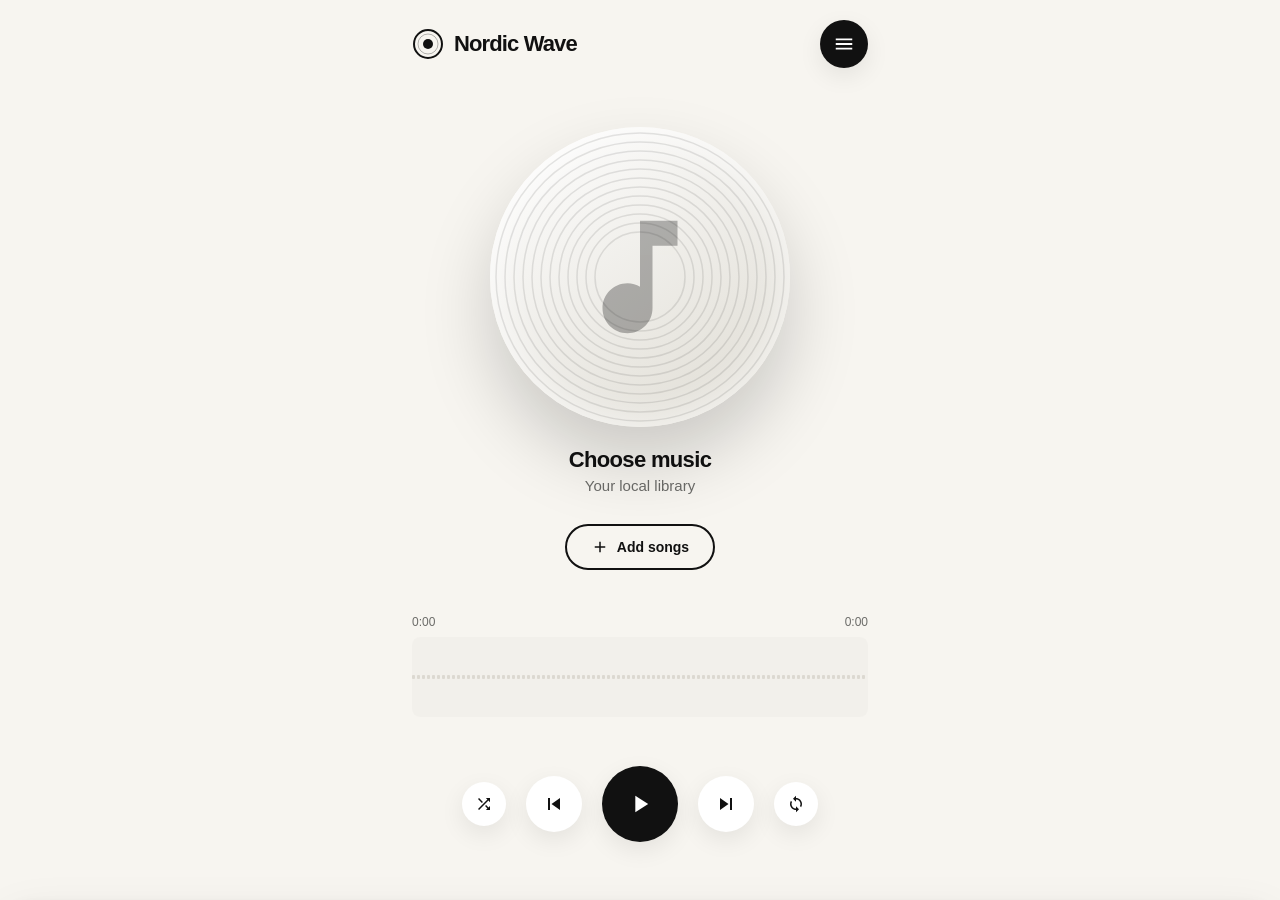
<file: nordicplayer/nordicplayer.html.html>
<!DOCTYPE html>
<html lang="en">
<head>
<meta charset="UTF-8">
<meta name="viewport" content="width=device-width, initial-scale=1.0, maximum-scale=1.0, viewport-fit=cover, user-scalable=no">
<meta name="apple-mobile-web-app-capable" content="yes">
<meta name="apple-mobile-web-app-status-bar-style" content="black-translucent">
<meta name="apple-mobile-web-app-title" content="Nordic Wave">
<meta name="theme-color" content="#F7F5F0">
<meta name="description" content="A premium music player with waveform visualization">
<link rel="manifest" href="manifest.json">
<link rel="apple-touch-icon" href="data:image/svg+xml,<svg xmlns='http://www.w3.org/2000/svg' viewBox='0 0 180 180'><rect fill='%23F7F5F0' width='180' height='180' rx='40'/><circle cx='90' cy='90' r='60' fill='%231E293B'/><circle cx='90' cy='90' r='20' fill='%23F7F5F0'/></svg>">
<title>Nordic Wave</title>
<style>
:root {
    --bg: #F7F5F0;
    --surface: #FFFFFF;
    --black: #111111;
    --gray: #6B6B68;
    --line: #DCD9D1;
    --accent: #2563EB;
    --waveform: #1E293B;
    --waveform-progress: #2563EB;
    --shadow: 0 20px 50px rgba(0,0,0,.10), 0 4px 15px rgba(0,0,0,.06);
    --soft-shadow: 0 8px 25px rgba(0,0,0,.08);
}

* {
    box-sizing: border-box;
    -webkit-tap-highlight-color: transparent;
    margin: 0;
    padding: 0;
}

html, body {
    height: 100%;
    overflow: hidden;
}

body {
    background: var(--bg);
    color: var(--black);
    font-family: -apple-system, BlinkMacSystemFont, "SF Pro Display", "Segoe UI", sans-serif;
    -webkit-font-smoothing: antialiased;
    -moz-osx-font-smoothing: grayscale;
}

.app {
    height: 100vh;
    height: 100dvh;
    display: flex;
    flex-direction: column;
    padding: env(safe-area-inset-top) 22px env(safe-area-inset-bottom);
    max-width: 500px;
    margin: 0 auto;
}

/* Header */
.header {
    display: flex;
    justify-content: space-between;
    align-items: center;
    padding-top: 20px;
    padding-bottom: 10px;
}

.logo {
    font-size: 22px;
    font-weight: 700;
    letter-spacing: -0.04em;
}

.logo-icon {
    display: flex;
    align-items: center;
    gap: 10px;
}

.logo-icon svg {
    width: 32px;
    height: 32px;
}

.icon-button {
    width: 48px;
    height: 48px;
    border-radius: 50%;
    background: var(--black);
    color: white;
    border: none;
    display: flex;
    justify-content: center;
    align-items: center;
    box-shadow: var(--soft-shadow);
    transition: transform 0.15s ease, opacity 0.15s ease;
    cursor: pointer;
}

.icon-button:active {
    transform: scale(0.92);
}

.icon-button svg {
    width: 22px;
    height: 22px;
    fill: currentColor;
}

/* Player */
.player {
    flex: 1;
    display: flex;
    flex-direction: column;
    justify-content: center;
    align-items: center;
    gap: 20px;
    padding: 10px 0;
}

/* Cover Art */
.cover-container {
    position: relative;
    width: min(70vw, 300px);
    aspect-ratio: 1;
}

.cover {
    width: 100%;
    height: 100%;
    border-radius: 50%;
    background: linear-gradient(145deg, #ffffff, #dedbd2);
    display: flex;
    align-items: center;
    justify-content: center;
    font-size: 80px;
    box-shadow: inset 0 0 40px rgba(255,255,255,0.8), 0 35px 70px rgba(0,0,0,0.18);
    animation: float 6s ease-in-out infinite;
    overflow: hidden;
}

.cover svg {
    width: 50%;
    height: 50%;
    opacity: 0.3;
}

.cover.playing {
    animation: rotateDisc 18s linear infinite;
}

@keyframes float {
    0%, 100% { transform: translateY(0); }
    50% { transform: translateY(-8px); }
}

@keyframes rotateDisc {
    from { transform: rotate(0deg); }
    to { transform: rotate(360deg); }
}

/* Vinyl grooves overlay */
.vinyl-grooves {
    position: absolute;
    top: 0;
    left: 0;
    width: 100%;
    height: 100%;
    border-radius: 50%;
    pointer-events: none;
    opacity: 0.1;
}

.vinyl-grooves circle {
    fill: none;
    stroke: var(--black);
    stroke-width: 0.5;
}

/* Song Info */
.song-info {
    text-align: center;
    width: 100%;
    max-width: 90%;
}

.song-title {
    font-size: 22px;
    font-weight: 700;
    letter-spacing: -0.03em;
    overflow: hidden;
    text-overflow: ellipsis;
    white-space: nowrap;
    margin-bottom: 4px;
}

.artist {
    font-size: 15px;
    color: var(--gray);
}

/* Upload Button - iOS compatible */
.upload-section {
    padding: 10px 0;
    position: relative;
}

.upload-button {
    display: inline-flex;
    align-items: center;
    gap: 8px;
    border: 2px solid var(--black);
    padding: 12px 24px;
    border-radius: 50px;
    font-weight: 600;
    font-size: 14px;
    background: transparent;
    cursor: pointer;
    transition: all 0.2s ease;
    position: relative;
    z-index: 1;
    /* iOS: ensure label looks and behaves like a tappable button */
    -webkit-tap-highlight-color: transparent;
    touch-action: manipulation;
    user-select: none;
    -webkit-user-select: none;
}

.upload-button:hover {
    background: var(--black);
    color: white;
}

.upload-button:active {
    transform: scale(0.96);
    background: var(--black);
    color: white;
}

.upload-button svg {
    width: 18px;
    height: 18px;
}

/* Hide file input accessibly — label triggers it via for="filePicker" */
.upload-input {
    position: absolute;
    width: 1px;
    height: 1px;
    padding: 0;
    margin: -1px;
    overflow: hidden;
    clip: rect(0, 0, 0, 0);
    white-space: nowrap;
    border: 0;
}

/* Waveform */
.waveform-container {
    width: 100%;
    padding: 15px 0;
    position: relative;
}

.waveform-info {
    display: flex;
    justify-content: space-between;
    font-size: 12px;
    color: var(--gray);
    margin-bottom: 8px;
    font-variant-numeric: tabular-nums;
}

.waveform-canvas {
    width: 100%;
    height: 80px;
    cursor: pointer;
    border-radius: 8px;
    background: rgba(0,0,0,0.02);
}

.waveform-canvas:active {
    background: rgba(0,0,0,0.04);
}

/* Progress Bar Fallback */
.progress-bar {
    width: 100%;
    height: 6px;
    background: var(--line);
    border-radius: 3px;
    overflow: hidden;
    cursor: pointer;
}

.progress-fill {
    height: 100%;
    background: var(--black);
    width: 0%;
    transition: width 0.1s linear;
}

/* Controls */
.controls {
    display: flex;
    align-items: center;
    justify-content: center;
    gap: 20px;
    padding: 10px 0;
}

.control {
    width: 56px;
    height: 56px;
    border-radius: 50%;
    border: none;
    background: white;
    color: var(--black);
    font-size: 20px;
    box-shadow: var(--soft-shadow);
    display: flex;
    align-items: center;
    justify-content: center;
    cursor: pointer;
    transition: transform 0.15s ease, background 0.2s ease;
}

.control:active {
    transform: scale(0.9);
}

.control svg {
    width: 24px;
    height: 24px;
    fill: currentColor;
}

.control.play {
    width: 76px;
    height: 76px;
    background: var(--black);
    color: white;
    font-size: 28px;
}

.control.play svg {
    width: 28px;
    height: 28px;
}

.control.small {
    width: 44px;
    height: 44px;
    font-size: 16px;
}

.control.small svg {
    width: 18px;
    height: 18px;
}

.control.active {
    background: var(--accent);
    color: white;
}

/* Playlist Panel */
.playlist-panel {
    position: fixed;
    left: 0;
    right: 0;
    bottom: 0;
    max-height: 60vh;
    background: white;
    border-radius: 30px 30px 0 0;
    padding: 25px;
    padding-bottom: calc(env(safe-area-inset-bottom) + 25px);
    box-shadow: var(--shadow);
    transform: translateY(100%);
    transition: transform 0.45s cubic-bezier(0.2, 0.8, 0.2, 1);
    z-index: 100;
    overflow: hidden;
    display: flex;
    flex-direction: column;
}

.playlist-panel.open {
    transform: translateY(0);
}

.playlist-header {
    display: flex;
    justify-content: space-between;
    align-items: center;
    margin-bottom: 20px;
}

.playlist-header h2 {
    font-size: 20px;
    font-weight: 700;
    letter-spacing: -0.02em;
}

.playlist-actions {
    display: flex;
    gap: 10px;
}

.playlist-action {
    padding: 8px 16px;
    border-radius: 20px;
    border: none;
    background: var(--bg);
    color: var(--gray);
    font-size: 13px;
    cursor: pointer;
    transition: all 0.2s ease;
}

.playlist-action:hover {
    background: var(--line);
}

.playlist-action.danger:hover {
    background: #FEE2E2;
    color: #DC2626;
}

.playlist-songs {
    flex: 1;
    overflow-y: auto;
    -webkit-overflow-scrolling: touch;
}

.playlist-empty {
    text-align: center;
    padding: 40px 20px;
    color: var(--gray);
}

.playlist-empty svg {
    width: 48px;
    height: 48px;
    opacity: 0.3;
    margin-bottom: 12px;
}

.song-item {
    display: flex;
    align-items: center;
    gap: 14px;
    padding: 14px;
    border-radius: 14px;
    cursor: pointer;
    transition: background 0.15s ease;
    margin-bottom: 6px;
}

.song-item:hover {
    background: rgba(0,0,0,0.04);
}

.song-item.active {
    background: rgba(37, 99, 235, 0.1);
}

.song-item.active .song-item-title {
    color: var(--accent);
}

.song-icon {
    width: 40px;
    height: 40px;
    border-radius: 10px;
    background: linear-gradient(135deg, #f0f0f0, #e0e0e0);
    display: flex;
    align-items: center;
    justify-content: center;
    flex-shrink: 0;
}

.song-icon svg {
    width: 20px;
    height: 20px;
    opacity: 0.4;
}

.song-item-info {
    flex: 1;
    min-width: 0;
}

.song-item-title {
    font-size: 15px;
    font-weight: 500;
    overflow: hidden;
    text-overflow: ellipsis;
    white-space: nowrap;
}

.song-item-duration {
    font-size: 12px;
    color: var(--gray);
    margin-top: 2px;
}

.song-item-delete {
    width: 32px;
    height: 32px;
    border-radius: 50%;
    border: none;
    background: transparent;
    color: var(--gray);
    display: flex;
    align-items: center;
    justify-content: center;
    cursor: pointer;
    opacity: 0;
    transition: opacity 0.15s ease, background 0.15s ease;
}

.song-item:hover .song-item-delete {
    opacity: 1;
}

.song-item-delete:hover {
    background: #FEE2E2;
    color: #DC2626;
}

.song-item-delete svg {
    width: 16px;
    height: 16px;
}

/* Overlay */
.overlay {
    position: fixed;
    top: 0;
    left: 0;
    right: 0;
    bottom: 0;
    background: rgba(0,0,0,0.4);
    opacity: 0;
    pointer-events: none;
    transition: opacity 0.3s ease;
    z-index: 99;
}

.overlay.visible {
    opacity: 1;
    pointer-events: auto;
}

/* Toast */
.toast {
    position: fixed;
    bottom: 100px;
    left: 50%;
    transform: translateX(-50%) translateY(100px);
    background: var(--black);
    color: white;
    padding: 14px 24px;
    border-radius: 50px;
    font-size: 14px;
    font-weight: 500;
    opacity: 0;
    transition: all 0.3s ease;
    z-index: 200;
    pointer-events: none;
}

.toast.show {
    transform: translateX(-50%) translateY(0);
    opacity: 1;
}

/* Loading */
.loading {
    display: flex;
    align-items: center;
    justify-content: center;
    gap: 8px;
}

.loading-dot {
    width: 8px;
    height: 8px;
    border-radius: 50%;
    background: var(--gray);
    animation: bounce 1.4s ease-in-out infinite both;
}

.loading-dot:nth-child(1) { animation-delay: -0.32s; }
.loading-dot:nth-child(2) { animation-delay: -0.16s; }

@keyframes bounce {
    0%, 80%, 100% { transform: scale(0); }
    40% { transform: scale(1); }
}

/* Install Banner */
.install-banner {
    position: fixed;
    bottom: 0;
    left: 0;
    right: 0;
    background: var(--black);
    color: white;
    padding: 16px 22px;
    padding-bottom: calc(env(safe-area-inset-bottom) + 16px);
    display: flex;
    align-items: center;
    justify-content: space-between;
    transform: translateY(100%);
    transition: transform 0.4s ease;
    z-index: 150;
}

.install-banner.show {
    transform: translateY(0);
}

.install-banner-text {
    font-size: 14px;
    font-weight: 500;
}

.install-banner-btn {
    padding: 10px 20px;
    background: white;
    color: var(--black);
    border: none;
    border-radius: 50px;
    font-weight: 600;
    font-size: 14px;
    cursor: pointer;
}

.install-banner-close {
    width: 32px;
    height: 32px;
    border: none;
    background: rgba(255,255,255,0.2);
    color: white;
    border-radius: 50%;
    cursor: pointer;
    display: flex;
    align-items: center;
    justify-content: center;
}

/* Animation */
.fade-in {
    animation: fadeIn 0.5s ease forwards;
}

@keyframes fadeIn {
    from { opacity: 0; transform: translateY(20px); }
    to { opacity: 1; transform: translateY(0); }
}

/* Scrollbar */
.playlist-songs::-webkit-scrollbar {
    width: 4px;
}

.playlist-songs::-webkit-scrollbar-track {
    background: transparent;
}

.playlist-songs::-webkit-scrollbar-thumb {
    background: var(--line);
    border-radius: 2px;
}
</style>
</head>
<body>
<div class="app">
    <header class="header">
        <div class="logo-icon">
            <svg viewBox="0 0 32 32" fill="none">
                <circle cx="16" cy="16" r="14" stroke="currentColor" stroke-width="2"/>
                <circle cx="16" cy="16" r="5" fill="currentColor"/>
                <circle cx="16" cy="16" r="10" stroke="currentColor" stroke-width="1" opacity="0.3"/>
            </svg>
            <div class="logo">Nordic Wave</div>
        </div>
        <button class="icon-button" id="playlistToggle" aria-label="Toggle playlist">
            <svg viewBox="0 0 24 24"><path d="M3 18h18v-2H3v2zm0-5h18v-2H3v2zm0-7v2h18V6H3z"/></svg>
        </button>
    </header>

    <main class="player">
        <div class="cover-container">
            <div class="cover" id="cover">
                <svg viewBox="0 0 24 24" fill="currentColor">
                    <path d="M12 3v10.55c-.59-.34-1.27-.55-2-.55-2.21 0-4 1.79-4 4s1.79 4 4 4 4-1.79 4-4V7h4V3h-6z"/>
                </svg>
            </div>
            <svg class="vinyl-grooves" viewBox="0 0 100 100" id="vinylGrooves"></svg>
        </div>

        <div class="song-info">
            <div class="song-title" id="songTitle">Choose music</div>
            <div class="artist" id="artistName">Your local library</div>
        </div>

        <div class="upload-section">
            <label class="upload-button" id="uploadBtn" for="filePicker">
                <svg viewBox="0 0 24 24" fill="none" stroke="currentColor" stroke-width="2">
                    <path d="M12 5v14M5 12h14"/>
                </svg>
                Add songs
            </label>
            <input class="upload-input" id="filePicker" type="file" accept="audio/mpeg,audio/mp4,audio/x-m4a,audio/wav,audio/x-wav,audio/flac,audio/x-flac,audio/ogg,audio/aac,audio/opus,audio/webm,.mp3,.m4a,.wav,.flac,.ogg,.aac,.opus,.webm" multiple>
        </div>

        <div class="waveform-container">
            <div class="waveform-info">
                <span id="currentTime">0:00</span>
                <span id="totalTime">0:00</span>
            </div>
            <canvas class="waveform-canvas" id="waveformCanvas"></canvas>
            <div class="progress-bar" id="progressBar" style="display: none;">
                <div class="progress-fill" id="progressFill"></div>
            </div>
        </div>

        <div class="controls">
            <button class="control small" id="shuffleBtn" aria-label="Shuffle">
                <svg viewBox="0 0 24 24"><path d="M10.59 9.17L5.41 4 4 5.41l5.17 5.17 1.42-1.41zM14.5 4l2.04 2.04L4 18.59 5.41 20 17.96 7.46 20 9.5V4h-5.5zm.33 9.41l-1.41 1.41 3.13 3.13L14.5 20H20v-5.5l-2.04 2.04-3.13-3.13z"/></svg>
            </button>
            <button class="control" id="prevBtn" aria-label="Previous">
                <svg viewBox="0 0 24 24"><path d="M6 6h2v12H6zm3.5 6l8.5 6V6z"/></svg>
            </button>
            <button class="control play" id="playBtn" aria-label="Play">
                <svg viewBox="0 0 24 24" id="playIcon"><path d="M8 5v14l11-7z"/></svg>
            </button>
            <button class="control" id="nextBtn" aria-label="Next">
                <svg viewBox="0 0 24 24"><path d="M6 18l8.5-6L6 6v12zM16 6v12h2V6h-2z"/></svg>
            </button>
            <button class="control small" id="loopBtn" aria-label="Loop">
                <svg viewBox="0 0 24 24"><path d="M12 4V1L8 5l4 4V6c3.31 0 6 2.69 6 6 0 1.01-.25 1.97-.7 2.8l1.46 1.46C19.54 15.03 20 13.57 20 12c0-4.42-3.58-8-8-8zm0 14c-3.31 0-6-2.69-6-6 0-1.01.25-1.97.7-2.8L5.24 7.74C4.46 8.97 4 10.43 4 12c0 4.42 3.58 8 8 8v3l4-4-4-4v3z"/></svg>
            </button>
        </div>
    </main>

    <div class="overlay" id="overlay"></div>

    <div class="playlist-panel" id="playlistPanel">
        <div class="playlist-header">
            <h2>Playlist</h2>
            <div class="playlist-actions">
                <button class="playlist-action" id="addMoreBtn">+ Add</button>
                <button class="playlist-action danger" id="clearAllBtn">Clear</button>
            </div>
        </div>
        <div class="playlist-songs" id="playlistSongs">
            <div class="playlist-empty" id="emptyState">
                <svg viewBox="0 0 24 24" fill="currentColor">
                    <path d="M12 3v10.55c-.59-.34-1.27-.55-2-.55-2.21 0-4 1.79-4 4s1.79 4 4 4 4-1.79 4-4V7h4V3h-6z"/>
                </svg>
                <p>No songs yet</p>
                <p style="font-size: 13px; margin-top: 4px;">Add some music to get started</p>
            </div>
        </div>
    </div>

    <div class="toast" id="toast"></div>

    <div class="install-banner" id="installBanner">
        <span class="install-banner-text">Install app for offline use</span>
        <button class="install-banner-btn" id="installBtn">Install</button>
        <button class="install-banner-close" id="installClose">
            <svg width="14" height="14" viewBox="0 0 24 24" fill="currentColor">
                <path d="M19 6.41L17.59 5 12 10.59 6.41 5 5 6.41 10.59 12 5 17.59 6.41 19 12 13.41 17.59 19 19 17.59 13.41 12z"/>
            </svg>
        </button>
    </div>
</div>

<audio id="audio" preload="metadata"></audio>

<script>
// IndexedDB Setup
const DB_NAME = 'NordicWaveDB';
const DB_VERSION = 1;
const STORE_NAME = 'songs';

let db = null;
let audioContext = null;

// State
let playlist = [];
let currentIndex = -1;
let isPlaying = false;
let loop = false;
let shuffle = false;
let waveformData = [];
let audioBuffer = null;

// Strip file extension and clean up filename for display
function cleanName(filename) {
    return filename
        .replace(/\.[^/.]+$/, '')   // remove extension
        .replace(/[-_]+/g, ' ')     // hyphens/underscores → spaces
        .trim();
}

// DOM Elements
const audio = document.getElementById('audio');
const filePicker = document.getElementById('filePicker');
const uploadBtn = document.getElementById('uploadBtn');
const cover = document.getElementById('cover');
const songTitle = document.getElementById('songTitle');
const artistName = document.getElementById('artistName');
const currentTimeEl = document.getElementById('currentTime');
const totalTimeEl = document.getElementById('totalTime');
const waveformCanvas = document.getElementById('waveformCanvas');
const progressBar = document.getElementById('progressBar');
const progressFill = document.getElementById('progressFill');
const playBtn = document.getElementById('playBtn');
const playIcon = document.getElementById('playIcon');
const prevBtn = document.getElementById('prevBtn');
const nextBtn = document.getElementById('nextBtn');
const shuffleBtn = document.getElementById('shuffleBtn');
const loopBtn = document.getElementById('loopBtn');
const playlistToggle = document.getElementById('playlistToggle');
const playlistPanel = document.getElementById('playlistPanel');
const playlistSongs = document.getElementById('playlistSongs');
const overlay = document.getElementById('overlay');
const toast = document.getElementById('toast');
const emptyState = document.getElementById('emptyState');
const addMoreBtn = document.getElementById('addMoreBtn');
const clearAllBtn = document.getElementById('clearAllBtn');
const installBanner = document.getElementById('installBanner');
const installBtn = document.getElementById('installBtn');
const installClose = document.getElementById('installClose');
const vinylGrooves = document.getElementById('vinylGrooves');

// iOS-compatible file picker trigger
// uploadBtn is now a <label for="filePicker"> — no JS needed to open the picker.
// The label's native click behaviour works correctly on iOS Safari.

// Initialize vinyl grooves
function initVinylGrooves() {
    let svg = '';
    for (let i = 15; i <= 48; i += 3) {
        svg += `<circle cx="50" cy="50" r="${i}"/>`;
    }
    vinylGrooves.innerHTML = svg;
}

// IndexedDB Functions
function initDB() {
    return new Promise((resolve, reject) => {
        const request = indexedDB.open(DB_NAME, DB_VERSION);

        request.onerror = () => reject(request.error);
        request.onsuccess = () => {
            db = request.result;
            resolve(db);
        };

        request.onupgradeneeded = (event) => {
            const database = event.target.result;
            if (!database.objectStoreNames.contains(STORE_NAME)) {
                database.createObjectStore(STORE_NAME, { keyPath: 'id', autoIncrement: true });
            }
        };
    });
}

async function saveSongToDB(blob, name, type) {
    return new Promise((resolve, reject) => {
        const transaction = db.transaction([STORE_NAME], 'readwrite');
        const store = transaction.objectStore(STORE_NAME);
        const request = store.add({ blob, name, type, addedAt: Date.now() });

        request.onsuccess = () => resolve(request.result);
        request.onerror = () => reject(request.error);
    });
}

async function getAllSongsFromDB() {
    return new Promise((resolve, reject) => {
        const transaction = db.transaction([STORE_NAME], 'readonly');
        const store = transaction.objectStore(STORE_NAME);
        const request = store.getAll();

        request.onsuccess = () => resolve(request.result);
        request.onerror = () => reject(request.error);
    });
}

async function getSongFromDB(id) {
    return new Promise((resolve, reject) => {
        const transaction = db.transaction([STORE_NAME], 'readonly');
        const store = transaction.objectStore(STORE_NAME);
        const request = store.get(id);

        request.onsuccess = () => resolve(request.result);
        request.onerror = () => reject(request.error);
    });
}

async function deleteSongFromDB(id) {
    return new Promise((resolve, reject) => {
        const transaction = db.transaction([STORE_NAME], 'readwrite');
        const store = transaction.objectStore(STORE_NAME);
        const request = store.delete(id);

        request.onsuccess = () => resolve();
        request.onerror = () => reject(request.error);
    });
}

async function clearAllSongsFromDB() {
    return new Promise((resolve, reject) => {
        const transaction = db.transaction([STORE_NAME], 'readwrite');
        const store = transaction.objectStore(STORE_NAME);
        const request = store.clear();

        request.onsuccess = () => resolve();
        request.onerror = () => reject(request.error);
    });
}

// Audio Analysis
function initAudioContext() {
    if (!audioContext) {
        audioContext = new (window.AudioContext || window.webkitAudioContext)();
    }
    return audioContext;
}

async function analyzeAudio(blob) {
    try {
        const ctx = initAudioContext();
        // Resume must happen inside a user-gesture call stack on iOS;
        // here we attempt it and proceed regardless — audio.play() below
        // will trigger the gesture unlock if needed.
        if (ctx.state === 'suspended') {
            await ctx.resume().catch(() => {});
        }

        // slice() gives us a fresh ArrayBuffer so iOS can't detach the original
        const arrayBuffer = await blob.slice(0).arrayBuffer();
        audioBuffer = await ctx.decodeAudioData(arrayBuffer);
        waveformData = extractPeaks(audioBuffer, 200);
        drawWaveform();
        return waveformData;
    } catch (error) {
        console.error('Error analyzing audio:', error);
        waveformData = [];
        drawEmptyWaveform();
        return [];
    }
}

function extractPeaks(buffer, numPeaks) {
    const rawData = buffer.getChannelData(0);
    if (!rawData || rawData.length === 0) return [];
    const sampleSize = Math.max(1, Math.floor(rawData.length / numPeaks));
    const peaks = [];

    for (let i = 0; i < numPeaks; i++) {
        const start = i * sampleSize;
        const end = Math.min(start + sampleSize, rawData.length);
        let max = 0;
        for (let j = start; j < end; j++) {
            const abs = Math.abs(rawData[j]);
            if (abs > max) max = abs;
        }
        peaks.push(max);
    }

    const maxPeak = Math.max(...peaks, 0.0001); // avoid division by zero
    return peaks.map(p => p / maxPeak);
}

// Waveform Drawing
function getCanvasDimensions(canvas) {
    const dpr = window.devicePixelRatio || 1;
    const rect = canvas.getBoundingClientRect();
    const width = rect.width || canvas.offsetWidth || 300;
    const height = rect.height || canvas.offsetHeight || 60;
    return { dpr, width, height };
}

function drawWaveform() {
    if (!waveformData || waveformData.length === 0) {
        drawEmptyWaveform();
        return;
    }

    const canvas = waveformCanvas;
    const ctx = canvas.getContext('2d');
    const { dpr, width, height } = getCanvasDimensions(canvas);
    if (width <= 0 || height <= 0) return;

    canvas.width = width * dpr;
    canvas.height = height * dpr;
    ctx.scale(dpr, dpr);

    const numBars = waveformData.length;
    const barWidth = width / numBars;
    const innerWidth = Math.max(1, barWidth - 2);
    // radius must be > 0 and <= half of both dimensions
    const radius = Math.max(0, Math.min(innerWidth / 2, 3));

    const progress = audio.duration ? audio.currentTime / audio.duration : 0;
    const progressX = progress * width;

    ctx.clearRect(0, 0, width, height);

    waveformData.forEach((peak, i) => {
        const x = i * barWidth + 1;
        const barHeight = Math.max(2, peak * height * 0.9);
        const y = (height - barHeight) / 2;

        ctx.fillStyle = x < progressX ? '#2563EB' : '#1E293B';
        ctx.globalAlpha = x < progressX ? 1 : 0.3;

        ctx.beginPath();
        if (radius > 0 && barHeight >= radius * 2) {
            ctx.roundRect(x, y, innerWidth, barHeight, radius);
        } else {
            ctx.rect(x, y, innerWidth, barHeight);
        }
        ctx.fill();
    });

    // Playhead
    ctx.globalAlpha = 1;
    ctx.fillStyle = '#2563EB';
    ctx.fillRect(progressX - 1, 0, 2, height);
}

// Canvas interaction
waveformCanvas.addEventListener('click', (e) => {
    if (!audio.duration) return;

    const rect = waveformCanvas.getBoundingClientRect();
    const x = e.clientX - rect.left;
    const progress = x / rect.width;

    audio.currentTime = progress * audio.duration;
});

// File handling - iOS optimized
filePicker.addEventListener('change', async (e) => {
    const files = Array.from(e.target.files).filter(f =>
        f.type.startsWith('audio/') ||
        f.name.match(/\.(mp3|m4a|wav|flac|ogg|aac|opus)$/i)
    );

    if (files.length === 0) {
        showToast('No audio files found');
        return;
    }

    showToast(`Adding ${files.length} song${files.length > 1 ? 's' : ''}...`);

    // Process files sequentially to avoid memory issues on iOS
    for (let i = 0; i < files.length; i++) {
        const file = files[i];
        try {
            // Read into ArrayBuffer immediately — iOS invalidates File references
            // once the picker is dismissed or filePicker.value is reset.
            const arrayBuffer = await file.arrayBuffer();
            const blob = new Blob([arrayBuffer], { type: file.type || 'audio/mpeg' });

            // Store blob in IndexedDB for persistence across sessions
            const id = await saveSongToDB(blob, cleanName(file.name), blob.type);

            // Create a stable object URL from our own Blob (not the File)
            const url = URL.createObjectURL(blob);

            playlist.push({
                id,
                name: cleanName(file.name),
                url,
                type: blob.type,
                size: file.size
            });

            // Update toast to show progress
            if (i === files.length - 1) {
                showToast(`${files.length} song${files.length > 1 ? 's' : ''} added`);
            }
        } catch (error) {
            console.error('Error saving song:', error);
            showToast(`Error adding ${file.name}`);
        }
    }

    renderPlaylist();

    // Auto-play first song if nothing is playing
    if (currentIndex === -1 && playlist.length > 0) {
        loadSong(0);
    }

    // Reset file input for iOS (allows selecting same files again)
    filePicker.value = '';
});

// Clean up object URLs when they're no longer needed
function revokePlaylistURLs() {
    playlist.forEach(song => {
        if (song.url) {
            URL.revokeObjectURL(song.url);
        }
    });
}

// Playlist management
function renderPlaylist() {
    const existingSongs = playlistSongs.querySelectorAll('.song-item');
    existingSongs.forEach(el => el.remove());

    if (playlist.length === 0) {
        emptyState.style.display = 'block';
        return;
    }

    emptyState.style.display = 'none';

    playlist.forEach((song, index) => {
        const item = document.createElement('div');
        item.className = `song-item${index === currentIndex ? ' active' : ''}`;
        item.innerHTML = `
            <div class="song-icon">
                <svg viewBox="0 0 24 24" fill="currentColor">
                    <path d="M12 3v10.55c-.59-.34-1.27-.55-2-.55-2.21 0-4 1.79-4 4s1.79 4 4 4 4-1.79 4-4V7h4V3h-6z"/>
                </svg>
            </div>
            <div class="song-item-info">
                <div class="song-item-title">${song.name}</div>
                <div class="song-item-duration">Local audio</div>
            </div>
            <button class="song-item-delete" data-index="${index}" aria-label="Delete song">
                <svg viewBox="0 0 24 24" fill="currentColor">
                    <path d="M19 6.41L17.59 5 12 10.59 6.41 5 5 6.41 10.59 12 5 17.59 6.41 19 12 13.41 17.59 19 19 17.59 13.41 12z"/>
                </svg>
            </button>
        `;

        item.addEventListener('click', (e) => {
            if (!e.target.closest('.song-item-delete')) {
                loadSong(index);
                closePlaylist();
            }
        });

        item.querySelector('.song-item-delete').addEventListener('click', async (e) => {
            e.stopPropagation();
            await deleteSongFromDB(song.id);
            URL.revokeObjectURL(song.url);
            playlist.splice(index, 1);

            if (currentIndex >= index) {
                currentIndex = Math.max(-1, currentIndex - 1);
            }

            if (currentIndex === -1 && playlist.length > 0) {
                loadSong(0);
            } else if (playlist.length === 0) {
                resetPlayer();
            }

            renderPlaylist();
            showToast('Song removed');
        });

        playlistSongs.appendChild(item);
    });
}

async function loadSong(index) {
    if (index < 0 || index >= playlist.length) return;

    currentIndex = index;
    const song = playlist[index];

    audio.src = song.url;
    songTitle.textContent = song.name;
    artistName.textContent = 'Local Audio';

    // Reset waveform
    waveformData = [];
    audioBuffer = null;
    drawEmptyWaveform();

    // Update UI
    cover.classList.add('playing');
    updatePlayIcon(true);

    // Analyze waveform — defer slightly so audio element can begin loading first
    getSongFromDB(song.id).then(record => {
        if (record && record.blob) {
            return analyzeAudio(record.blob);
        }
    }).catch(err => console.error('Waveform analysis failed:', err));

    audio.play().then(() => {
        isPlaying = true;
        updateMediaSession();
    }).catch(() => {});

    renderPlaylist();
    updatePlaylistActive();
}

function resetPlayer() {
    audio.src = '';
    songTitle.textContent = 'Choose music';
    artistName.textContent = 'Your local library';
    cover.classList.remove('playing');
    isPlaying = false;
    currentIndex = -1;
    waveformData = [];
    audioBuffer = null;
    drawEmptyWaveform();
    updatePlayIcon(false);
    currentTimeEl.textContent = '0:00';
    totalTimeEl.textContent = '0:00';
}

function updatePlayIcon(playing) {
    if (playing) {
        playIcon.innerHTML = '<rect x="6" y="4" width="4" height="16"/><rect x="14" y="4" width="4" height="16"/>';
    } else {
        playIcon.innerHTML = '<path d="M8 5v14l11-7z"/>';
    }
}

function updatePlaylistActive() {
    document.querySelectorAll('.song-item').forEach((el, i) => {
        el.classList.toggle('active', i === currentIndex);
    });
}

// Playback controls
playBtn.addEventListener('click', togglePlay);

function togglePlay() {
    if (!audio.src) return;

    if (isPlaying) {
        audio.pause();
        isPlaying = false;
        cover.classList.remove('playing');
    } else {
        audio.play();
        isPlaying = true;
        cover.classList.add('playing');
    }

    updatePlayIcon(isPlaying);
}

prevBtn.addEventListener('click', () => {
    if (audio.currentTime > 5) {
        audio.currentTime = 0;
    } else if (playlist.length > 0) {
        loadSong(currentIndex > 0 ? currentIndex - 1 : playlist.length - 1);
    }
});

nextBtn.addEventListener('click', () => {
    if (playlist.length === 0) return;

    let nextIndex;
    if (shuffle) {
        nextIndex = Math.floor(Math.random() * playlist.length);
    } else {
        nextIndex = (currentIndex + 1) % playlist.length;
    }

    loadSong(nextIndex);
});

shuffleBtn.addEventListener('click', () => {
    shuffle = !shuffle;
    shuffleBtn.classList.toggle('active', shuffle);
});

loopBtn.addEventListener('click', () => {
    loop = !loop;
    loopBtn.classList.toggle('active', loop);
});

// Audio events
audio.addEventListener('timeupdate', () => {
    if (!audio.duration) return;

    const progress = (audio.currentTime / audio.duration) * 100;
    progressFill.style.width = `${progress}%`;
    currentTimeEl.textContent = formatTime(audio.currentTime);
    totalTimeEl.textContent = formatTime(audio.duration);

    drawWaveform();
});

audio.addEventListener('ended', () => {
    if (loop) {
        audio.currentTime = 0;
        audio.play();
    } else {
        nextBtn.click();
    }
});

audio.addEventListener('error', () => {
    showToast('Error loading audio');
    nextBtn.click();
});

function formatTime(seconds) {
    if (isNaN(seconds)) return '0:00';
    const mins = Math.floor(seconds / 60);
    const secs = Math.floor(seconds % 60);
    return `${mins}:${secs.toString().padStart(2, '0')}`;
}

// Playlist panel
function openPlaylist() {
    playlistPanel.classList.add('open');
    overlay.classList.add('visible');
}

function closePlaylist() {
    playlistPanel.classList.remove('open');
    overlay.classList.remove('visible');
}

playlistToggle.addEventListener('click', () => {
    if (playlistPanel.classList.contains('open')) {
        closePlaylist();
    } else {
        openPlaylist();
    }
});

overlay.addEventListener('click', closePlaylist);

addMoreBtn.addEventListener('click', () => {
    // Trigger file picker synchronously within the user gesture.
    // setTimeout breaks iOS Safari's gesture requirement, so we
    // call click() first and close the playlist panel after.
    filePicker.click();
    closePlaylist();
});

clearAllBtn.addEventListener('click', async () => {
    if (playlist.length === 0) return;

    await clearAllSongsFromDB();
    playlist.forEach(song => URL.revokeObjectURL(song.url));
    playlist = [];
    resetPlayer();
    renderPlaylist();
    closePlaylist();
    showToast('Playlist cleared');
});

// Touch gestures
let touchStartX = 0;
let touchStartY = 0;

document.addEventListener('touchstart', (e) => {
    touchStartX = e.changedTouches[0].screenX;
    touchStartY = e.changedTouches[0].screenY;
});

document.addEventListener('touchend', (e) => {
    const dx = e.changedTouches[0].screenX - touchStartX;
    const dy = e.changedTouches[0].screenY - touchStartY;

    if (Math.abs(dx) > 80 && Math.abs(dx) > Math.abs(dy)) {
        if (dx < 0) nextBtn.click();
        else prevBtn.click();
    } else if (dy < -100) {
        openPlaylist();
    }
});

// Media Session
function updateMediaSession() {
    if (!('mediaSession' in navigator)) return;

    navigator.mediaSession.metadata = new MediaMetadata({
        title: playlist[currentIndex]?.name || 'Unknown',
        artist: 'Nordic Wave',
        album: 'Local Library'
    });

    navigator.mediaSession.setActionHandler('play', togglePlay);
    navigator.mediaSession.setActionHandler('pause', togglePlay);
    navigator.mediaSession.setActionHandler('previoustrack', () => prevBtn.click());
    navigator.mediaSession.setActionHandler('nexttrack', () => nextBtn.click());
}

// Toast
function showToast(message) {
    toast.textContent = message;
    toast.classList.add('show');
    setTimeout(() => toast.classList.remove('show'), 2500);
}

// Empty waveform
function drawEmptyWaveform() {
    const canvas = waveformCanvas;
    const ctx = canvas.getContext('2d');
    const { dpr, width, height } = getCanvasDimensions(canvas);
    if (width <= 0 || height <= 0) return;

    canvas.width = width * dpr;
    canvas.height = height * dpr;
    ctx.scale(dpr, dpr);

    const barWidth = 3;
    const gap = 2;
    const bars = Math.max(1, Math.floor(width / (barWidth + gap)));

    ctx.clearRect(0, 0, width, height);
    ctx.fillStyle = '#DCD9D1';

    for (let i = 0; i < bars; i++) {
        const x = i * (barWidth + gap);
        const barHeight = 4;
        const y = (height - barHeight) / 2;

        ctx.beginPath();
        ctx.roundRect(x, y, barWidth, barHeight, 1);
        ctx.fill();
    }
}

// PWA Install
let deferredPrompt = null;

window.addEventListener('beforeinstallprompt', (e) => {
    e.preventDefault();
    deferredPrompt = e;
    setTimeout(() => installBanner.classList.add('show'), 3000);
});

installBtn.addEventListener('click', async () => {
    if (!deferredPrompt) return;

    deferredPrompt.prompt();
    const { outcome } = await deferredPrompt.userChoice;

    if (outcome === 'accepted') {
        installBanner.classList.remove('show');
    }
    deferredPrompt = null;
});

installClose.addEventListener('click', () => {
    installBanner.classList.remove('show');
});

// Service Worker Registration
if ('serviceWorker' in navigator) {
    navigator.serviceWorker.register('sw.js').catch(() => {});
}

// Initialize
async function init() {
    try {
        await initDB();
        const songs = await getAllSongsFromDB();

        if (songs.length > 0) {
            for (const song of songs) {
                const url = URL.createObjectURL(song.blob);
                playlist.push({
                    id: song.id,
                    name: song.name,
                    url,
                    type: song.type
                });
            }

            renderPlaylist();
        }
    } catch (error) {
        console.error('Error initializing:', error);
    }

    initVinylGrooves();
    drawEmptyWaveform();

    // Handle window resize
    window.addEventListener('resize', () => {
        if (waveformData.length > 0) {
            drawWaveform();
        } else {
            drawEmptyWaveform();
        }
    });
}

init();
</script>
</body>
</html>
</file>
<file: styles.css>
:root {
    --bg-color: #1a1a2e; /* Dark blue/purple */
    --primary-color: #16213e;
    --secondary-color: #0f3460;
    --accent-color: #e94560; /* Vibrant pink/red */
    --text-color: #e0e0e0;
    --text-muted-color: #a0a0a0;
    --border-color: #5372f0; /* Neon blue for borders/highlights */
}

* {
    box-sizing: border-box;
    margin: 0;
    padding: 0;
}

body {
    font-family: -apple-system, BlinkMacSystemFont, 'Segoe UI', Roboto, Helvetica, Arial, sans-serif;
    background-color: var(--bg-color);
    color: var(--text-color);
    display: flex;
    flex-direction: column;
    align-items: center;
    justify-content: flex-start;
    min-height: 100vh;
    padding: 15px;
    overflow-x: hidden;
}

.app-container {
    width: 100%;
    max-width: 450px; /* Max width for mobile portrait */
    background-color: var(--primary-color);
    border-radius: 12px;
    box-shadow: 0 8px 25px rgba(0, 0, 0, 0.2);
    overflow: hidden;
}

header {
    background-color: var(--secondary-color);
    padding: 15px;
    text-align: center;
    border-bottom: 1px solid var(--border-color);
}

header h1 {
    font-size: 1.5em;
    color: var(--accent-color);
}

main {
    padding: 20px;
}

.section {
    margin-bottom: 25px;
    padding: 15px;
    background-color: var(--secondary-color);
    border-radius: 8px;
    border: 1px solid transparent; /* Placeholder for focus/active */
}
.section.active {
    border-color: var(--accent-color);
}

.section h2 {
    font-size: 1.1em;
    margin-bottom: 15px;
    color: var(--border-color);
    border-bottom: 1px solid var(--border-color);
    padding-bottom: 8px;
}

button, input[type="file"], select, input[type="text"], input[type="number"] {
    display: block;
    width: 100%;
    padding: 12px 15px;
    margin-bottom: 10px;
    border-radius: 6px;
    border: 1px solid var(--border-color);
    background-color: var(--primary-color);
    color: var(--text-color);
    font-size: 1em;
    appearance: none; /* For select */
    -webkit-appearance: none; /* For select */
}
input[type="file"]::-webkit-file-upload-button {
    background: var(--accent-color);
    color: var(--text-color);
    border: none;
    padding: 8px 12px;
    border-radius: 4px;
    cursor: pointer;
    margin-right: 10px;
}
input[type="file"]::file-selector-button { /* Standard */
    background: var(--accent-color);
    color: var(--text-color);
    border: none;
    padding: 8px 12px;
    border-radius: 4px;
    cursor: pointer;
    margin-right: 10px;
}


button {
    background-color: var(--accent-color);
    color: white;
    cursor: pointer;
    font-weight: bold;
    transition: background-color 0.2s ease;
}

button:hover, button:focus {
    background-color: #ff6b81; /* Lighter accent */
}
button:disabled {
    background-color: var(--text-muted-color);
    cursor: not-allowed;
}

label {
    display: block;
    margin-bottom: 5px;
    font-size: 0.9em;
    color: var(--text-muted-color);
}

.waveform-container {
    position: relative;
    width: 100%;
    height: 120px; /* Fixed height for waveform */
    background-color: var(--bg-color);
    border-radius: 4px;
    margin-bottom: 15px;
    overflow: hidden; /* Important for selection overlay */
    border: 1px solid var(--border-color);
}

#waveformCanvas {
    display: block;
    width: 100%;
    height: 100%;
}

.selection-overlay {
    position: absolute;
    top: 0;
    height: 100%;
    background-color: rgba(233, 69, 96, 0.3); /* Accent color with transparency */
    border-left: 2px solid var(--accent-color);
    border-right: 2px solid var(--accent-color);
    cursor: grab;
    touch-action: none; /* Prevent scrolling while dragging */
}
.selection-overlay:active {
    cursor: grabbing;
}

.handle {
    position: absolute;
    top: 0;
    width: 8px;
    height: 100%;
    background-color: var(--accent-color);
    cursor: ew-resize;
    touch-action: none;
}
.handle.left { left: -4px; }
.handle.right { right: -4px; }


.hidden {
    display: none !important;
}

.info-text {
    font-size: 0.85em;
    color: var(--text-muted-color);
    text-align: center;
    margin-top: 10px;
}

.range-slider-container {
    display: flex;
    align-items: center;
    margin-bottom: 10px;
}
.range-slider-container label {
    min-width: 70px; /* "Stretch:" */
    margin-right: 10px;
    margin-bottom: 0;
}
.range-slider-container input[type="range"] {
    flex-grow: 1;
    margin-bottom: 0;
    accent-color: var(--accent-color); /* Styles the thumb and track in modern browsers */
}
.range-slider-container span {
    min-width: 40px;
    text-align: right;
    margin-left: 10px;
}
</file>
